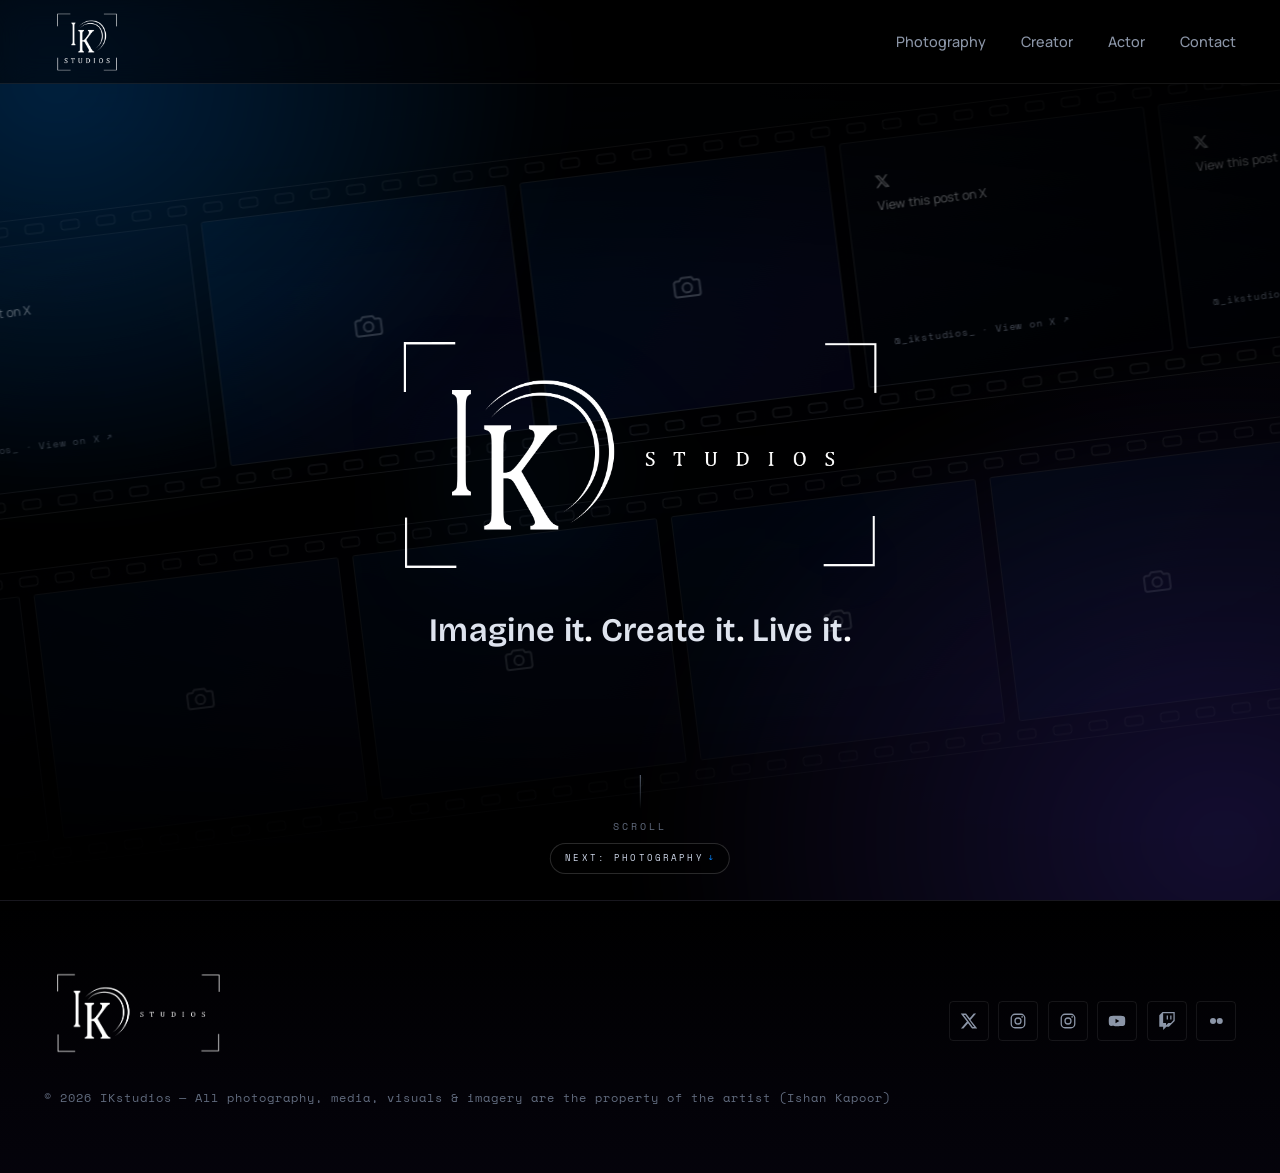
<file: index.html>
<!DOCTYPE html>
<html lang="en">
<head>
<meta charset="UTF-8">
<meta name="viewport" content="width=device-width, initial-scale=1">
<title>IKstudios</title>
<meta name="description" content="IKstudios is the creative filmmmaking & photography brand of Ishan Kapoor.">
<link rel="icon" href="data:image/svg+xml,%3Csvg xmlns='http://www.w3.org/2000/svg' viewBox='0 0 32 32'%3E%3Crect width='32' height='32' rx='7' fill='%23000'/%3E%3Ctext x='16' y='22' font-family='Arial' font-size='15' font-weight='bold' fill='%230084ff' text-anchor='middle'%3EIK%3C/text%3E%3C/svg%3E">
<link rel="preconnect" href="https://fonts.googleapis.com">
<link rel="preconnect" href="https://fonts.gstatic.com" crossorigin>
<link href="https://fonts.googleapis.com/css2?family=Bricolage+Grotesque:opsz,wght@12..96,600;12..96,700;12..96,800&family=Manrope:wght@400;500;600;700&family=Space+Mono:wght@400;700&display=swap" rel="stylesheet">
<link rel="stylesheet" href="assets/css/styles.css">
</head>
<body>

<!-- ============ NAV ============ -->
<header class="nav">
  <div class="nav__inner">
    <a class="brand" href="index.html" aria-label="IKstudios home">
      <img class="brand__logo" src="assets/img/logo-mark.png" alt="IKstudios">
    </a>
    <nav class="nav__links" aria-label="Primary">
      <a href="about.html" data-page="about.html">Photography</a>
      <a href="creator.html" data-page="creator.html">Creator</a>
      <a href="actor.html" data-page="actor.html">Actor</a>
      <a href="contact.html" data-page="contact.html">Contact</a>
    </nav>
  </div>
</header>

<!-- ============ HERO ============ -->
<main>
<section class="hero">
  <!-- moving film reels (photos injected by filmreel.js) -->
  <div class="hero__bg" aria-hidden="true">
    <div class="reel reel--top" data-reel="mix"></div>
    <div class="reel reel--bot" data-reel="mix"></div>
  </div>
  <div class="hero__leak" aria-hidden="true"></div>
  <div class="hero__scrim" aria-hidden="true"></div>

  <div class="hero__content">
    <!-- Brand lockup -->
    <div class="hero__logo"><img src="assets/img/logo.png" alt="IKstudios"></div>

    <h1 class="tagline">Imagine it<span class="dot">.</span> Create it<span class="dot">.</span> Live it<span class="dot">.</span></h1>
  </div>

  <a class="scrollcue" href="about.html" aria-label="Scroll down for the next page: Photography"><span aria-hidden="true"></span>Scroll<em aria-hidden="true">Next: Photography <i>&darr;</i></em></a>
</section>
</main>

<!-- ============ FOOTER ============ -->
<footer class="footer">
  <div class="wrap footer__inner">
    <div>
      <img class="footer__logo" src="assets/img/logo.png" alt="IKstudios">
    </div>
    <nav class="socials" aria-label="Social links">
      <a href="https://x.com/_ikstudios_" target="_blank" rel="noopener" aria-label="X"><svg viewBox="0 0 24 24" fill="currentColor"><path d="M18.24 2H21.5l-7.5 8.57L23 22h-6.9l-5.4-7.06L4.5 22H1.24l8.02-9.17L1 2h7.08l4.88 6.45L18.24 2Zm-1.2 18h1.9L7.05 3.9H5.02l12.02 16.1Z"/></svg></a>
      <a href="https://www.instagram.com/_ikstudios_/" target="_blank" rel="noopener" aria-label="Instagram — Photography" title="Instagram — Photography"><svg viewBox="0 0 24 24" fill="none" stroke="currentColor" stroke-width="1.7"><rect x="3" y="3" width="18" height="18" rx="5"/><circle cx="12" cy="12" r="4"/><circle cx="17.5" cy="6.5" r="1.1" fill="currentColor" stroke="none"/></svg></a>
      <a href="https://www.instagram.com/litshan_ishan/" target="_blank" rel="noopener" aria-label="Instagram — Personal" title="Instagram — Personal"><svg viewBox="0 0 24 24" fill="none" stroke="currentColor" stroke-width="1.7"><rect x="3" y="3" width="18" height="18" rx="5"/><circle cx="12" cy="12" r="4"/><circle cx="17.5" cy="6.5" r="1.1" fill="currentColor" stroke="none"/></svg></a>
      <a href="https://www.youtube.com/@ikstudios23" target="_blank" rel="noopener" aria-label="YouTube"><svg viewBox="0 0 24 24" fill="currentColor"><path d="M23 12s0-3.2-.4-4.7a2.5 2.5 0 0 0-1.76-1.77C19.28 5 12 5 12 5s-7.28 0-8.84.53A2.5 2.5 0 0 0 1.4 7.3C1 8.8 1 12 1 12s0 3.2.4 4.7a2.5 2.5 0 0 0 1.76 1.77C4.72 19 12 19 12 19s7.28 0 8.84-.53a2.5 2.5 0 0 0 1.76-1.77C23 15.2 23 12 23 12Zm-13 3V9l5.2 3L10 15Z"/></svg></a>
      <a href="https://www.twitch.tv/vtkrrishblaze" target="_blank" rel="noopener" aria-label="Twitch" title="Twitch"><svg viewBox="0 0 24 24" fill="currentColor"><path d="M11.571 4.714h1.715v5.143H11.57zm4.715 0H18v5.143h-1.714zM6 0L1.714 4.286v15.428h5.143V24l4.286-4.286h3.428L22.286 12V0zm14.571 11.143l-3.428 3.428h-3.429l-3 3v-3H6.857V1.714h13.714Z"/></svg></a>
      <a href="https://www.flickr.com/people/vtkrrishblazephotography/" target="_blank" rel="noopener" aria-label="Flickr"><svg viewBox="0 0 24 24" fill="currentColor"><circle cx="8" cy="12" r="4"/><circle cx="17" cy="12" r="4"/></svg></a>
    </nav>
    <div class="footer__legal">© <span data-year>2026</span> IKstudios — All photography, media, visuals &amp; imagery are the property of the artist (Ishan Kapoor)</div>
  </div>
</footer>

<script src="assets/js/config.js"></script>
<script src="assets/js/flickr-snapshot.js"></script>
<script src="assets/js/drift.js"></script>
<script src="assets/js/filmreel.js"></script>
<script src="assets/js/main.js"></script>
</body>
</html>
</file>
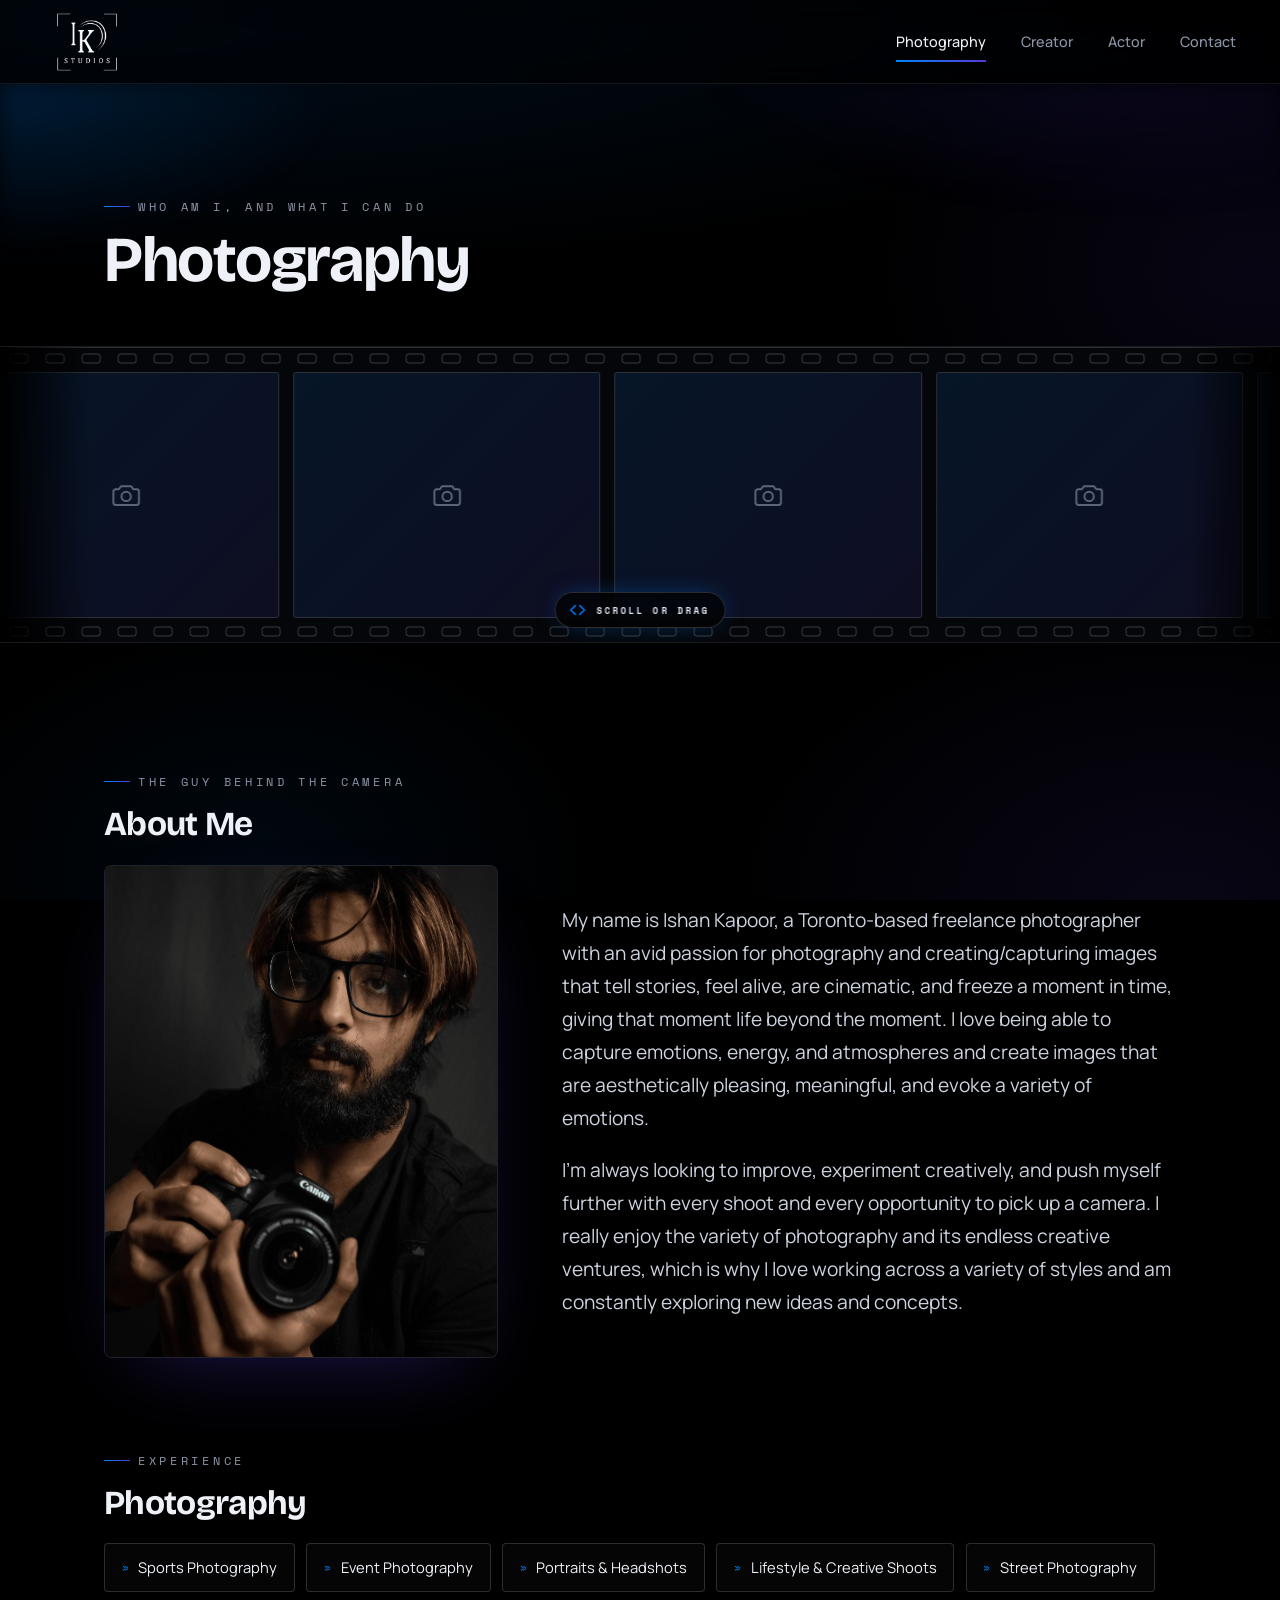
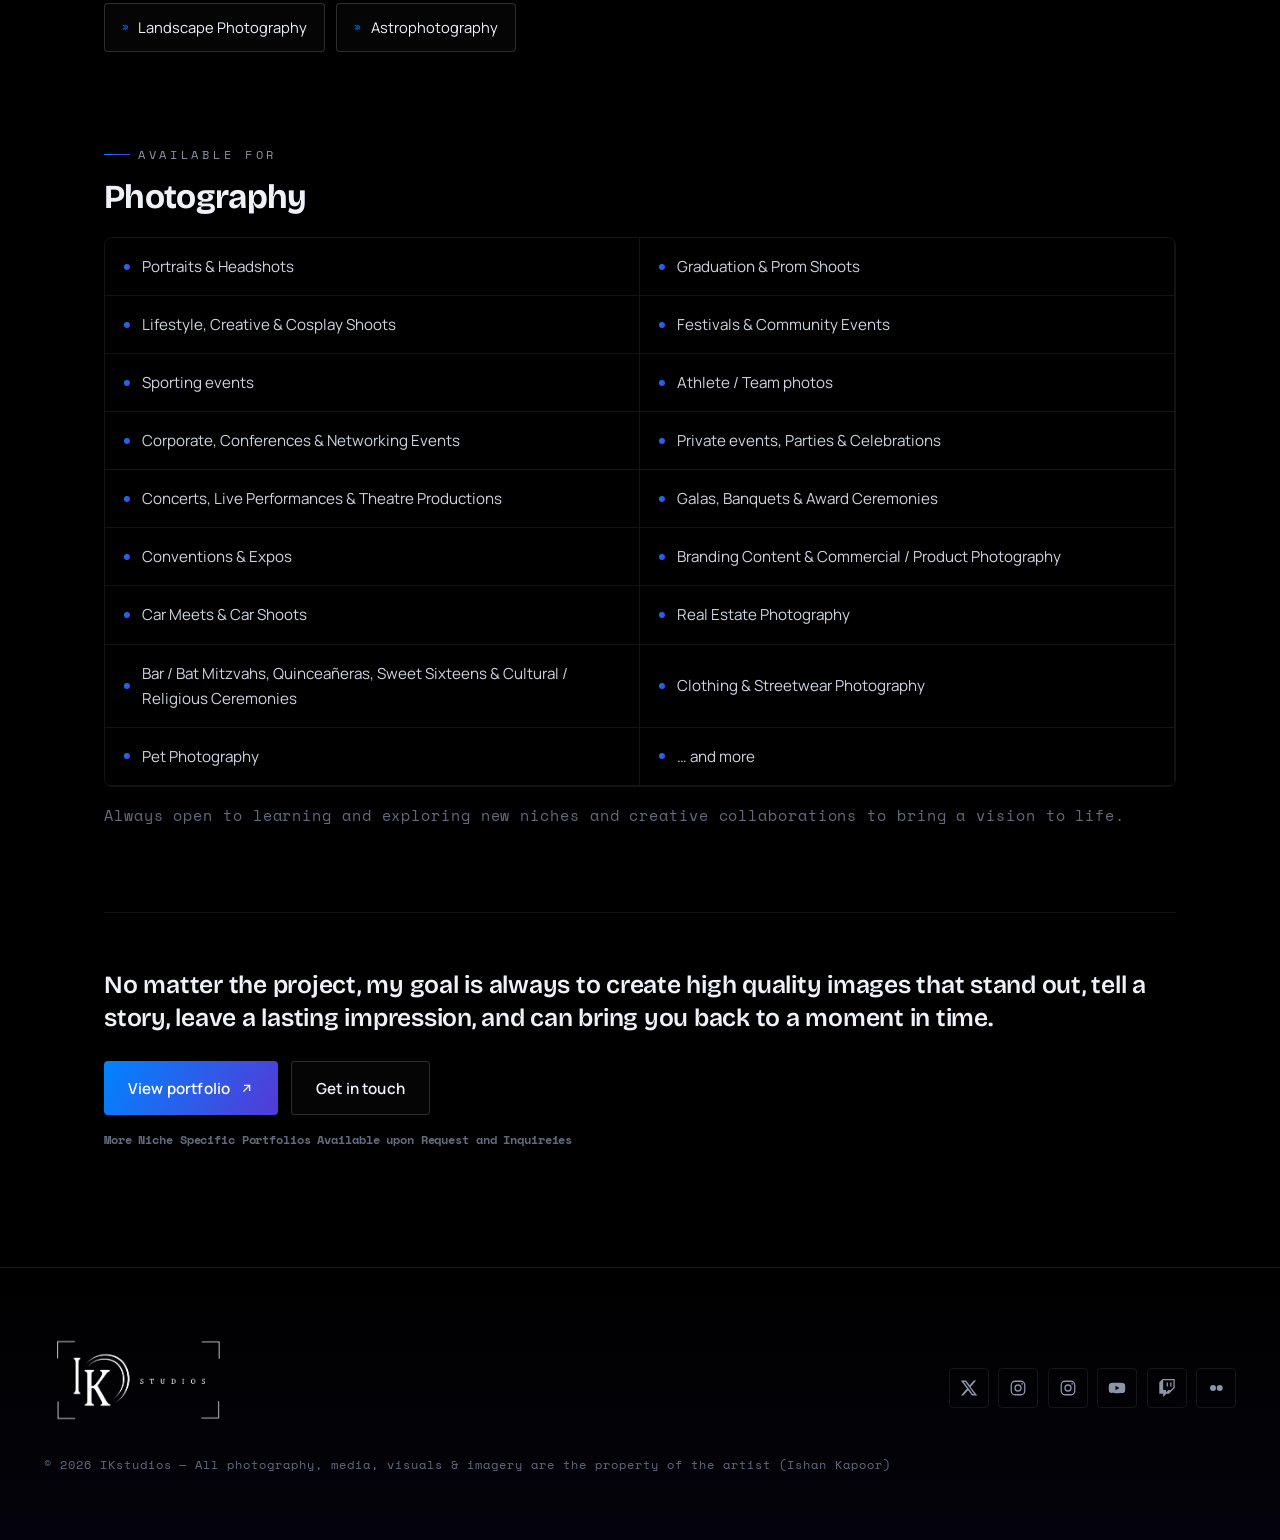
<file: about.html>
<!DOCTYPE html>
<html lang="en">
<head>
<meta charset="UTF-8">
<meta name="viewport" content="width=device-width, initial-scale=1">
<title>Photography — IKstudios</title>
<meta name="description" content="Ishan Kapoor is a Toronto-based freelance photographer creating cinematic images across sports, events, portraits, street, landscape and astrophotography.">
<link rel="icon" href="data:image/svg+xml,%3Csvg xmlns='http://www.w3.org/2000/svg' viewBox='0 0 32 32'%3E%3Crect width='32' height='32' rx='7' fill='%23000'/%3E%3Ctext x='16' y='22' font-family='Arial' font-size='15' font-weight='bold' fill='%230084ff' text-anchor='middle'%3EIK%3C/text%3E%3C/svg%3E">
<link rel="preconnect" href="https://fonts.googleapis.com">
<link rel="preconnect" href="https://fonts.gstatic.com" crossorigin>
<link href="https://fonts.googleapis.com/css2?family=Bricolage+Grotesque:opsz,wght@12..96,600;12..96,700;12..96,800&family=Manrope:wght@400;500;600;700&family=Space+Mono:wght@400;700&display=swap" rel="stylesheet">
<link rel="stylesheet" href="assets/css/styles.css">
</head>
<body>

<!-- ============ NAV ============ -->
<header class="nav">
  <div class="nav__inner">
    <a class="brand" href="index.html" aria-label="IKstudios home">
      <img class="brand__logo" src="assets/img/logo-mark.png" alt="IKstudios">
    </a>
    <nav class="nav__links" aria-label="Primary">
      <a href="about.html" data-page="about.html">Photography</a>
      <a href="creator.html" data-page="creator.html">Creator</a>
      <a href="actor.html" data-page="actor.html">Actor</a>
      <a href="contact.html" data-page="contact.html">Contact</a>
    </nav>
  </div>
</header>

<main class="page">

  <!-- ============ HEADER ============ -->
  <section class="pagehead">
    <div class="pagehead__leak" aria-hidden="true"></div>
    <div class="wrap">
      <span class="eyebrow">Who am I, and what I can do</span>
      <h1>Photography</h1>
    </div>
  </section>

  <div class="reelband" aria-hidden="true"><div class="reel reel--band" data-reel></div></div>

  <!-- ============ INTRO ============ -->
  <section class="section">
    <div class="wrap">
      <div class="about__head reveal">
        <span class="eyebrow">The guy behind the camera</span>
        <h2 style="margin-top:1rem">About Me</h2>
      </div>

      <div class="about__intro">
        <!-- ============ INTRO ============ -->
        <figure class="about__photo reveal">
          <img src="assets/img/about.jpg" alt="Ishan Kapoor,  photographer, holding a camera">
        </figure>

        <div class="prose reveal">
          <p>My name is Ishan Kapoor, a Toronto-based freelance photographer with an avid passion for photography and creating/capturing images that tell stories, feel alive, are cinematic, and freeze a moment in time, giving that moment life beyond the moment. I love being able to capture emotions, energy, and atmospheres and create images that are aesthetically pleasing, meaningful, and evoke a variety of emotions.</p>
          <p>I'm always looking to improve, experiment creatively, and push myself further with every shoot and every opportunity to pick up a camera. I really enjoy the variety of photography and its endless creative ventures, which is why I love working across a variety of styles and am constantly exploring new ideas and concepts.</p>
        </div>
      </div>

      <!-- ============ SPECIALTIES ============ -->
      <div class="specialties reveal">
        <span class="eyebrow">Experience</span>
        <h2 style="margin-top:1rem">Photography</h2>
        <div class="chips">
          <span class="chip"><span class="n">&raquo;</span> Sports Photography</span>
          <span class="chip"><span class="n">&raquo;</span> Event Photography</span>
          <span class="chip"><span class="n">&raquo;</span> Portraits &amp; Headshots</span>
          <span class="chip"><span class="n">&raquo;</span> Lifestyle &amp; Creative Shoots</span>
          <span class="chip"><span class="n">&raquo;</span> Street Photography</span>
          <span class="chip"><span class="n">&raquo;</span> Landscape Photography</span>
          <span class="chip"><span class="n">&raquo;</span> Astrophotography</span>
        </div>
      </div>

      <!-- ============ SERVICES ============ -->
      <div class="services reveal">
        <span class="eyebrow">Available for</span>
        <h2 style="margin-top:1rem">Photography</h2>
        <ul class="services__grid">
          <li>Portraits &amp; Headshots</li>
          <li>Graduation &amp; Prom Shoots</li>
          <li>Lifestyle, Creative &amp; Cosplay Shoots</li>
          <li>Festivals &amp; Community Events</li>
          <li>Sporting events</li>
          <li>Athlete / Team photos</li>
          <li>Corporate, Conferences &amp; Networking Events</li>
          <li>Private events, Parties &amp; Celebrations</li>
          <li>Concerts, Live Performances &amp; Theatre Productions</li>
          <li>Galas, Banquets &amp; Award Ceremonies</li>
          <li>Conventions &amp; Expos</li>
          <li>Branding Content &amp; Commercial / Product Photography</li>
          <li>Car Meets &amp; Car Shoots</li>
          <li>Real Estate Photography</li>
          <li>Bar / Bat Mitzvahs, Quinceañeras, Sweet Sixteens &amp; Cultural / Religious Ceremonies</li>
          <li>Clothing &amp; Streetwear Photography</li>
          <li>Pet Photography</li>
          <li>… and more</li>
        </ul>
        <p class="services__note">Always open to learning and exploring new niches and creative collaborations to bring a vision to life.</p>
      </div>

      <!-- ============ CLOSING ============ -->
      <div class="about__closing reveal">
        <p>No matter the project, my goal is always to create high quality images that stand out, tell a story, leave a lasting impression, and can bring you back to a moment in time.</p>
        <div class="cta">
          <a class="btn btn--primary" href="https://www.flickr.com/photos/vtkrrishblazephotography/albums" target="_blank" rel="noopener">
            View portfolio
            <svg viewBox="0 0 24 24" fill="none" stroke="currentColor" stroke-width="2"><path d="M7 17 17 7M8 7h9v9"/></svg>
          </a>
          <a class="btn btn--ghost" href="contact.html">Get in touch</a>
        </div>
        <p class="small">More Niche Specific Portfolios Available upon Request and Inquireies</p>
      </div>
    </div>
  </section>
</main>

<!-- ============ FOOTER ============ -->
<footer class="footer">
  <div class="wrap footer__inner">
    <div>
      <img class="footer__logo" src="assets/img/logo.png" alt="IKstudios">
    </div>
    <nav class="socials" aria-label="Social links">
      <a href="https://x.com/_ikstudios_" target="_blank" rel="noopener" aria-label="X"><svg viewBox="0 0 24 24" fill="currentColor"><path d="M18.24 2H21.5l-7.5 8.57L23 22h-6.9l-5.4-7.06L4.5 22H1.24l8.02-9.17L1 2h7.08l4.88 6.45L18.24 2Zm-1.2 18h1.9L7.05 3.9H5.02l12.02 16.1Z"/></svg></a>
      <a href="https://www.instagram.com/_ikstudios_/" target="_blank" rel="noopener" aria-label="Instagram — Photography" title="Instagram — Photography"><svg viewBox="0 0 24 24" fill="none" stroke="currentColor" stroke-width="1.7"><rect x="3" y="3" width="18" height="18" rx="5"/><circle cx="12" cy="12" r="4"/><circle cx="17.5" cy="6.5" r="1.1" fill="currentColor" stroke="none"/></svg></a>
      <a href="https://www.instagram.com/litshan_ishan/" target="_blank" rel="noopener" aria-label="Instagram — Personal" title="Instagram — Personal"><svg viewBox="0 0 24 24" fill="none" stroke="currentColor" stroke-width="1.7"><rect x="3" y="3" width="18" height="18" rx="5"/><circle cx="12" cy="12" r="4"/><circle cx="17.5" cy="6.5" r="1.1" fill="currentColor" stroke="none"/></svg></a>
      <a href="https://www.youtube.com/@ikstudios23" target="_blank" rel="noopener" aria-label="YouTube"><svg viewBox="0 0 24 24" fill="currentColor"><path d="M23 12s0-3.2-.4-4.7a2.5 2.5 0 0 0-1.76-1.77C19.28 5 12 5 12 5s-7.28 0-8.84.53A2.5 2.5 0 0 0 1.4 7.3C1 8.8 1 12 1 12s0 3.2.4 4.7a2.5 2.5 0 0 0 1.76 1.77C4.72 19 12 19 12 19s7.28 0 8.84-.53a2.5 2.5 0 0 0 1.76-1.77C23 15.2 23 12 23 12Zm-13 3V9l5.2 3L10 15Z"/></svg></a>
      <a href="https://www.twitch.tv/vtkrrishblaze" target="_blank" rel="noopener" aria-label="Twitch" title="Twitch"><svg viewBox="0 0 24 24" fill="currentColor"><path d="M11.571 4.714h1.715v5.143H11.57zm4.715 0H18v5.143h-1.714zM6 0L1.714 4.286v15.428h5.143V24l4.286-4.286h3.428L22.286 12V0zm14.571 11.143l-3.428 3.428h-3.429l-3 3v-3H6.857V1.714h13.714Z"/></svg></a>
      <a href="https://www.flickr.com/people/vtkrrishblazephotography/" target="_blank" rel="noopener" aria-label="Flickr"><svg viewBox="0 0 24 24" fill="currentColor"><circle cx="8" cy="12" r="4"/><circle cx="17" cy="12" r="4"/></svg></a>
    </nav>
    <div class="footer__legal">© <span data-year>2026</span> IKstudios — All photography, media, visuals &amp; imagery are the property of the artist (Ishan Kapoor)</div>
  </div>
</footer>

<script src="assets/js/config.js"></script>
<script src="assets/js/flickr-snapshot.js"></script>
<script src="assets/js/drift.js"></script>
<script src="assets/js/filmreel.js"></script>
<script src="assets/js/main.js"></script>
</body>
</html>
</file>
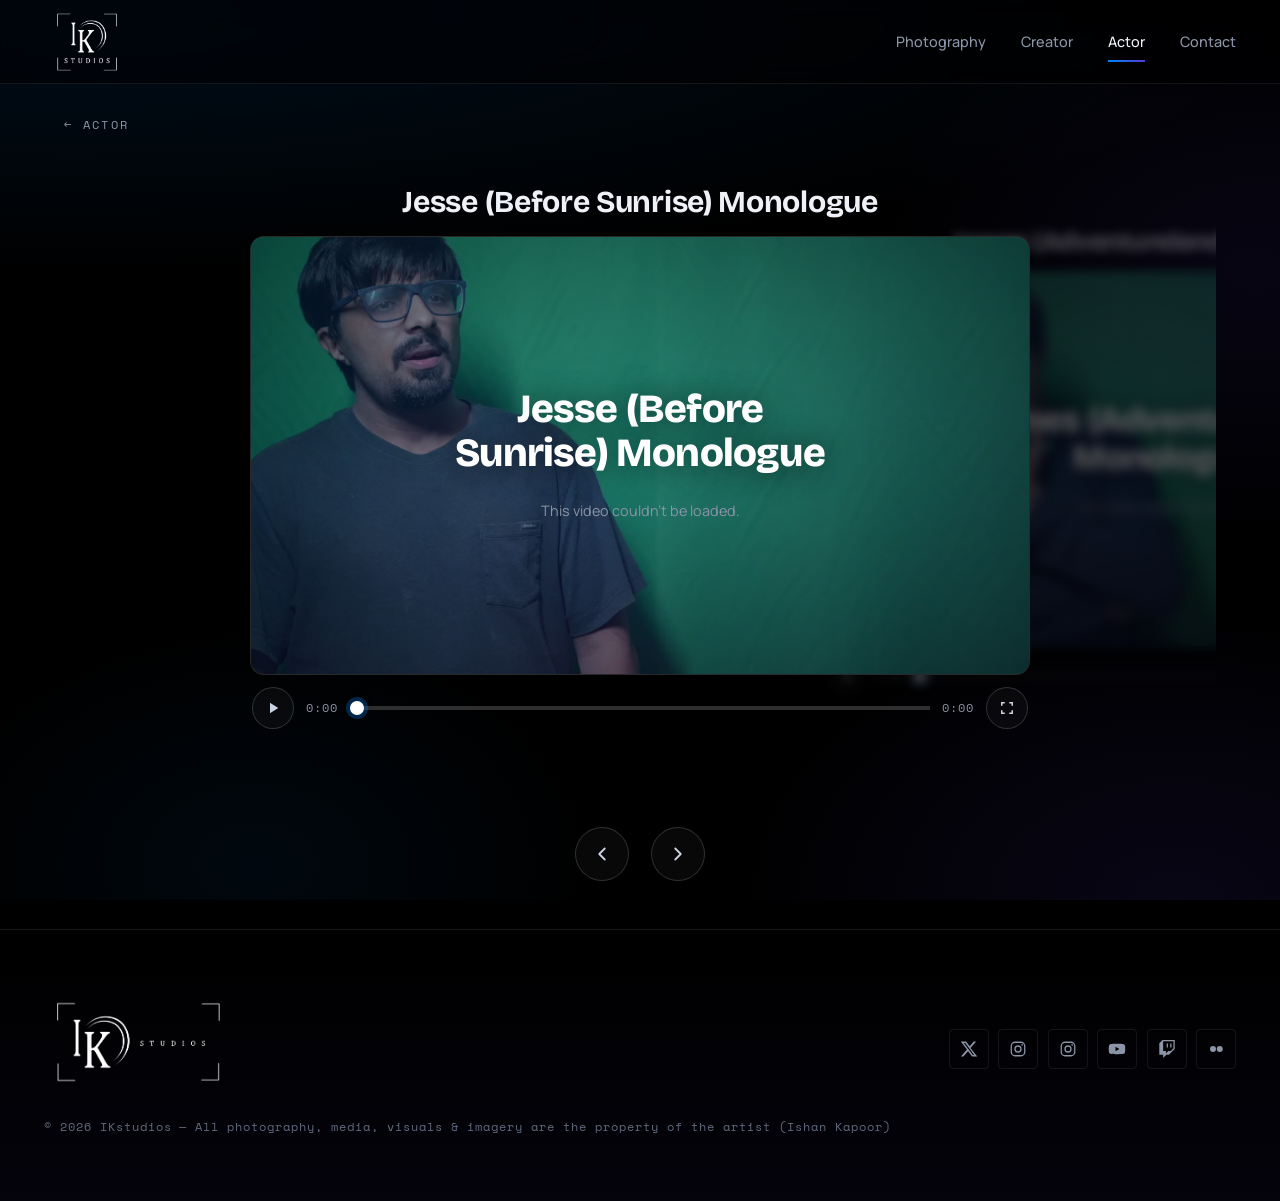
<file: acting-reel.html>
<!DOCTYPE html>
<html lang="en">
<head>
<meta charset="UTF-8">
<meta name="viewport" content="width=device-width, initial-scale=1">
<title>Actor Demo Reel — IKstudios</title>
<meta name="description" content="Acting demo reels by Ishan Kapoor.">
<link rel="icon" href="data:image/svg+xml,%3Csvg xmlns='http://www.w3.org/2000/svg' viewBox='0 0 32 32'%3E%3Crect width='32' height='32' rx='7' fill='%23000'/%3E%3Ctext x='16' y='22' font-family='Arial' font-size='15' font-weight='bold' fill='%230084ff' text-anchor='middle'%3EIK%3C/text%3E%3C/svg%3E">
<link rel="preconnect" href="https://fonts.googleapis.com">
<link rel="preconnect" href="https://fonts.gstatic.com" crossorigin>
<link href="https://fonts.googleapis.com/css2?family=Bricolage+Grotesque:opsz,wght@12..96,600;12..96,700;12..96,800&family=Manrope:wght@400;500;600;700&family=Space+Mono:wght@400;700&display=swap" rel="stylesheet">
<link rel="stylesheet" href="assets/css/styles.css">
</head>
<body>

<!-- ============ NAV ============ -->
<header class="nav">
  <div class="nav__inner">
    <a class="brand" href="index.html" aria-label="IKstudios home">
      <img class="brand__logo" src="assets/img/logo-mark.png" alt="IKstudios">
    </a>
    <nav class="nav__links" aria-label="Primary">
      <a href="about.html" data-page="about.html">Photography</a>
      <a href="creator.html" data-page="creator.html">Creator</a>
      <a href="actor.html" data-page="actor.html">Actor</a>
      <a href="contact.html" data-page="contact.html">Contact</a>
    </nav>
  </div>
</header>

<main class="page apage">
  <div class="awrap">
    <a class="back mono" href="actor.html">&larr; Actor</a>
    <div class="astage"><div class="astack" id="astack" aria-live="polite"></div></div>
    <div class="aarrows" role="group" aria-label="Browse reels">
      <button type="button" class="arrow" id="aprev" aria-label="Previous reel"><svg viewBox="0 0 24 24" fill="none" stroke="currentColor" stroke-width="2" stroke-linecap="round" stroke-linejoin="round" aria-hidden="true"><path d="m15 6-6 6 6 6"/></svg></button>
      <button type="button" class="arrow" id="anext" aria-label="Next reel"><svg viewBox="0 0 24 24" fill="none" stroke="currentColor" stroke-width="2" stroke-linecap="round" stroke-linejoin="round" aria-hidden="true"><path d="m9 6 6 6-6 6"/></svg></button>
    </div>
  </div>
</main>

<!-- ============ FOOTER ============ -->
<footer class="footer">
  <div class="wrap footer__inner">
    <div>
      <img class="footer__logo" src="assets/img/logo.png" alt="IKstudios">
    </div>
    <nav class="socials" aria-label="Social links">
      <a href="https://x.com/_ikstudios_" target="_blank" rel="noopener" aria-label="X"><svg viewBox="0 0 24 24" fill="currentColor"><path d="M18.24 2H21.5l-7.5 8.57L23 22h-6.9l-5.4-7.06L4.5 22H1.24l8.02-9.17L1 2h7.08l4.88 6.45L18.24 2Zm-1.2 18h1.9L7.05 3.9H5.02l12.02 16.1Z"/></svg></a>
      <a href="https://www.instagram.com/_ikstudios_/" target="_blank" rel="noopener" aria-label="Instagram — Photography" title="Instagram — Photography"><svg viewBox="0 0 24 24" fill="none" stroke="currentColor" stroke-width="1.7"><rect x="3" y="3" width="18" height="18" rx="5"/><circle cx="12" cy="12" r="4"/><circle cx="17.5" cy="6.5" r="1.1" fill="currentColor" stroke="none"/></svg></a>
      <a href="https://www.instagram.com/litshan_ishan/" target="_blank" rel="noopener" aria-label="Instagram — Personal" title="Instagram — Personal"><svg viewBox="0 0 24 24" fill="none" stroke="currentColor" stroke-width="1.7"><rect x="3" y="3" width="18" height="18" rx="5"/><circle cx="12" cy="12" r="4"/><circle cx="17.5" cy="6.5" r="1.1" fill="currentColor" stroke="none"/></svg></a>
      <a href="https://www.youtube.com/@ikstudios23" target="_blank" rel="noopener" aria-label="YouTube"><svg viewBox="0 0 24 24" fill="currentColor"><path d="M23 12s0-3.2-.4-4.7a2.5 2.5 0 0 0-1.76-1.77C19.28 5 12 5 12 5s-7.28 0-8.84.53A2.5 2.5 0 0 0 1.4 7.3C1 8.8 1 12 1 12s0 3.2.4 4.7a2.5 2.5 0 0 0 1.76 1.77C4.72 19 12 19 12 19s7.28 0 8.84-.53a2.5 2.5 0 0 0 1.76-1.77C23 15.2 23 12 23 12Zm-13 3V9l5.2 3L10 15Z"/></svg></a>
      <a href="https://www.twitch.tv/vtkrrishblaze" target="_blank" rel="noopener" aria-label="Twitch" title="Twitch"><svg viewBox="0 0 24 24" fill="currentColor"><path d="M11.571 4.714h1.715v5.143H11.57zm4.715 0H18v5.143h-1.714zM6 0L1.714 4.286v15.428h5.143V24l4.286-4.286h3.428L22.286 12V0zm14.571 11.143l-3.428 3.428h-3.429l-3 3v-3H6.857V1.714h13.714Z"/></svg></a>
      <a href="https://www.flickr.com/people/vtkrrishblazephotography/" target="_blank" rel="noopener" aria-label="Flickr"><svg viewBox="0 0 24 24" fill="currentColor"><circle cx="8" cy="12" r="4"/><circle cx="17" cy="12" r="4"/></svg></a>
    </nav>
    <div class="footer__legal">© <span data-year>2026</span> IKstudios — All photography, media, visuals &amp; imagery are the property of the artist (Ishan Kapoor)</div>
  </div>
</footer>

<script src="assets/js/config.js"></script>
<script src="assets/js/carousel.js"></script>
<script src="assets/js/acting-reel.js"></script>
<script src="assets/js/main.js"></script>
</body>
</html>
</file>
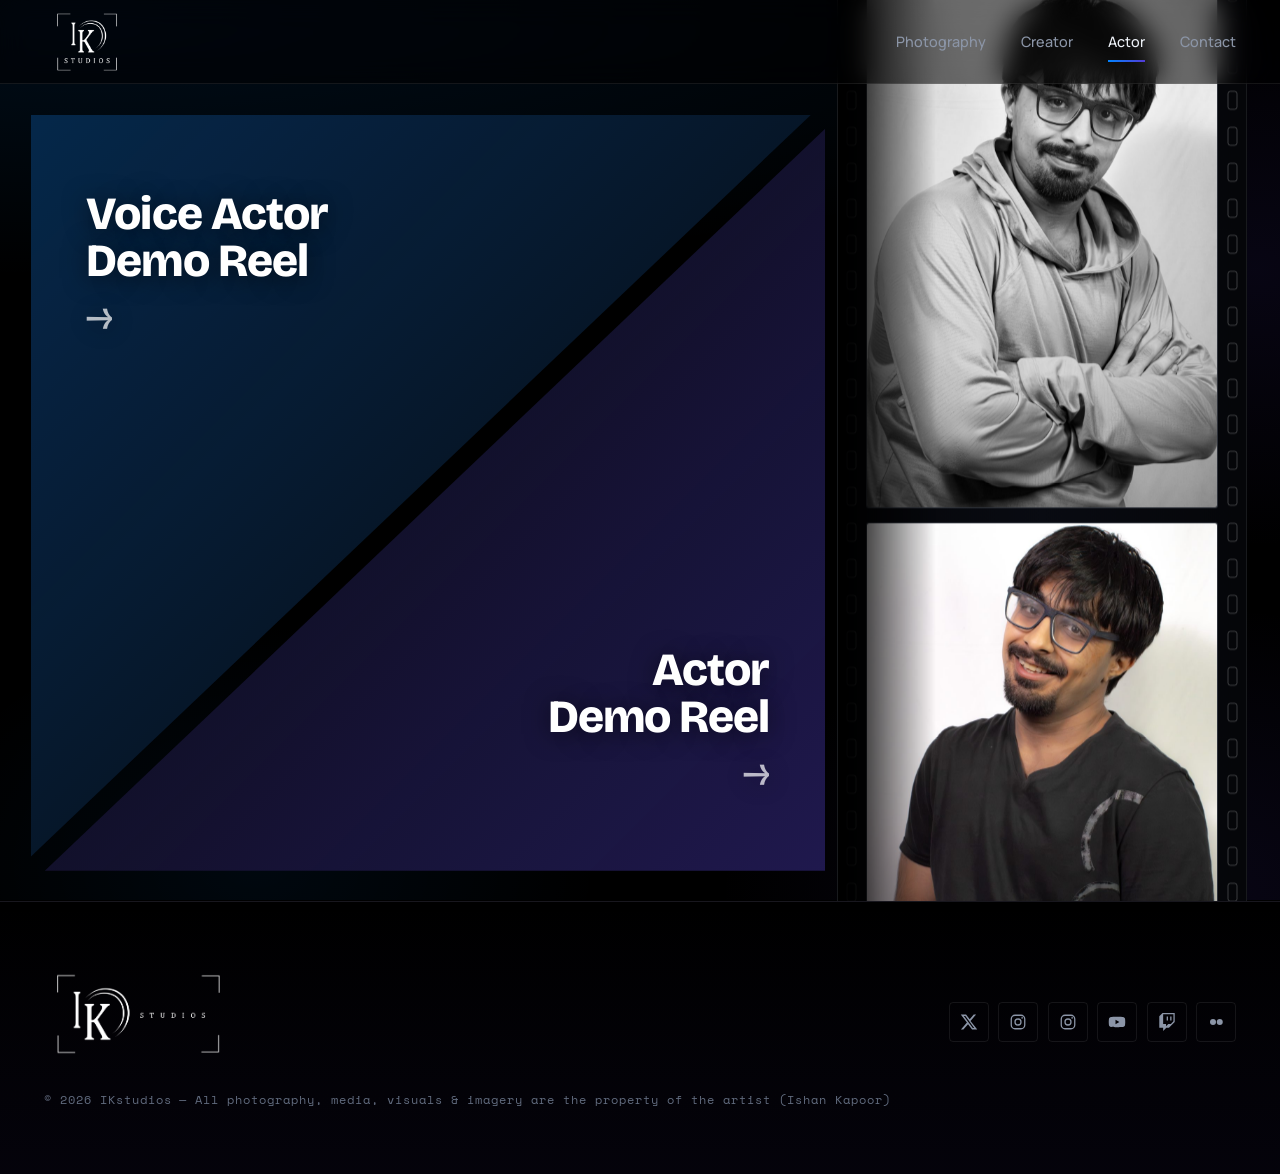
<file: actor.html>
<!DOCTYPE html>
<html lang="en">
<head>
<meta charset="UTF-8">
<meta name="viewport" content="width=device-width, initial-scale=1">
<title>Actor — IKstudios</title>
<meta name="description" content="Actor and voice actor demo reels by Ishan Kapoor.">
<link rel="icon" href="data:image/svg+xml,%3Csvg xmlns='http://www.w3.org/2000/svg' viewBox='0 0 32 32'%3E%3Crect width='32' height='32' rx='7' fill='%23000'/%3E%3Ctext x='16' y='22' font-family='Arial' font-size='15' font-weight='bold' fill='%230084ff' text-anchor='middle'%3EIK%3C/text%3E%3C/svg%3E">
<link rel="preconnect" href="https://fonts.googleapis.com">
<link rel="preconnect" href="https://fonts.gstatic.com" crossorigin>
<link href="https://fonts.googleapis.com/css2?family=Bricolage+Grotesque:opsz,wght@12..96,600;12..96,700;12..96,800&family=Manrope:wght@400;500;600;700&family=Space+Mono:wght@400;700&display=swap" rel="stylesheet">
<link rel="stylesheet" href="assets/css/styles.css">
</head>
<body>

<!-- ============ NAV ============ -->
<header class="nav">
  <div class="nav__inner">
    <a class="brand" href="index.html" aria-label="IKstudios home">
      <img class="brand__logo" src="assets/img/logo-mark.png" alt="IKstudios">
    </a>
    <nav class="nav__links" aria-label="Primary">
      <a href="about.html" data-page="about.html">Photography</a>
      <a href="creator.html" data-page="creator.html">Creator</a>
      <a href="actor.html" data-page="actor.html">Actor</a>
      <a href="contact.html" data-page="contact.html">Contact</a>
    </nav>
  </div>
</header>

<main class="page creator actor">
  <aside class="cside" aria-label="Headshots"><div class="reel reel--v reel--portrait" id="headshots"></div></aside>
  <section class="asplit" aria-label="Demo reels">
    <div class="tri tri--a"><a class="tri__face" href="voice-reel.html"><span class="tri__label">Voice Actor<br>Demo Reel<i aria-hidden="true">&rarr;</i></span></a></div>
    <div class="tri tri--b"><a class="tri__face" href="acting-reel.html"><span class="tri__label">Actor<br>Demo Reel<i aria-hidden="true">&rarr;</i></span></a></div>
  </section>
</main>

<!-- ============ FOOTER ============ -->
<footer class="footer">
  <div class="wrap footer__inner">
    <div>
      <img class="footer__logo" src="assets/img/logo.png" alt="IKstudios">
    </div>
    <nav class="socials" aria-label="Social links">
      <a href="https://x.com/_ikstudios_" target="_blank" rel="noopener" aria-label="X"><svg viewBox="0 0 24 24" fill="currentColor"><path d="M18.24 2H21.5l-7.5 8.57L23 22h-6.9l-5.4-7.06L4.5 22H1.24l8.02-9.17L1 2h7.08l4.88 6.45L18.24 2Zm-1.2 18h1.9L7.05 3.9H5.02l12.02 16.1Z"/></svg></a>
      <a href="https://www.instagram.com/_ikstudios_/" target="_blank" rel="noopener" aria-label="Instagram — Photography" title="Instagram — Photography"><svg viewBox="0 0 24 24" fill="none" stroke="currentColor" stroke-width="1.7"><rect x="3" y="3" width="18" height="18" rx="5"/><circle cx="12" cy="12" r="4"/><circle cx="17.5" cy="6.5" r="1.1" fill="currentColor" stroke="none"/></svg></a>
      <a href="https://www.instagram.com/litshan_ishan/" target="_blank" rel="noopener" aria-label="Instagram — Personal" title="Instagram — Personal"><svg viewBox="0 0 24 24" fill="none" stroke="currentColor" stroke-width="1.7"><rect x="3" y="3" width="18" height="18" rx="5"/><circle cx="12" cy="12" r="4"/><circle cx="17.5" cy="6.5" r="1.1" fill="currentColor" stroke="none"/></svg></a>
      <a href="https://www.youtube.com/@ikstudios23" target="_blank" rel="noopener" aria-label="YouTube"><svg viewBox="0 0 24 24" fill="currentColor"><path d="M23 12s0-3.2-.4-4.7a2.5 2.5 0 0 0-1.76-1.77C19.28 5 12 5 12 5s-7.28 0-8.84.53A2.5 2.5 0 0 0 1.4 7.3C1 8.8 1 12 1 12s0 3.2.4 4.7a2.5 2.5 0 0 0 1.76 1.77C4.72 19 12 19 12 19s7.28 0 8.84-.53a2.5 2.5 0 0 0 1.76-1.77C23 15.2 23 12 23 12Zm-13 3V9l5.2 3L10 15Z"/></svg></a>
      <a href="https://www.twitch.tv/vtkrrishblaze" target="_blank" rel="noopener" aria-label="Twitch" title="Twitch"><svg viewBox="0 0 24 24" fill="currentColor"><path d="M11.571 4.714h1.715v5.143H11.57zm4.715 0H18v5.143h-1.714zM6 0L1.714 4.286v15.428h5.143V24l4.286-4.286h3.428L22.286 12V0zm14.571 11.143l-3.428 3.428h-3.429l-3 3v-3H6.857V1.714h13.714Z"/></svg></a>
      <a href="https://www.flickr.com/people/vtkrrishblazephotography/" target="_blank" rel="noopener" aria-label="Flickr"><svg viewBox="0 0 24 24" fill="currentColor"><circle cx="8" cy="12" r="4"/><circle cx="17" cy="12" r="4"/></svg></a>
    </nav>
    <div class="footer__legal">© <span data-year>2026</span> IKstudios — All photography, media, visuals &amp; imagery are the property of the artist (Ishan Kapoor)</div>
  </div>
</footer>

<script src="assets/js/config.js"></script>
<script src="assets/js/drift.js"></script>
<script src="assets/js/actor.js"></script>
<script src="assets/js/main.js"></script>
</body>
</html>
</file>
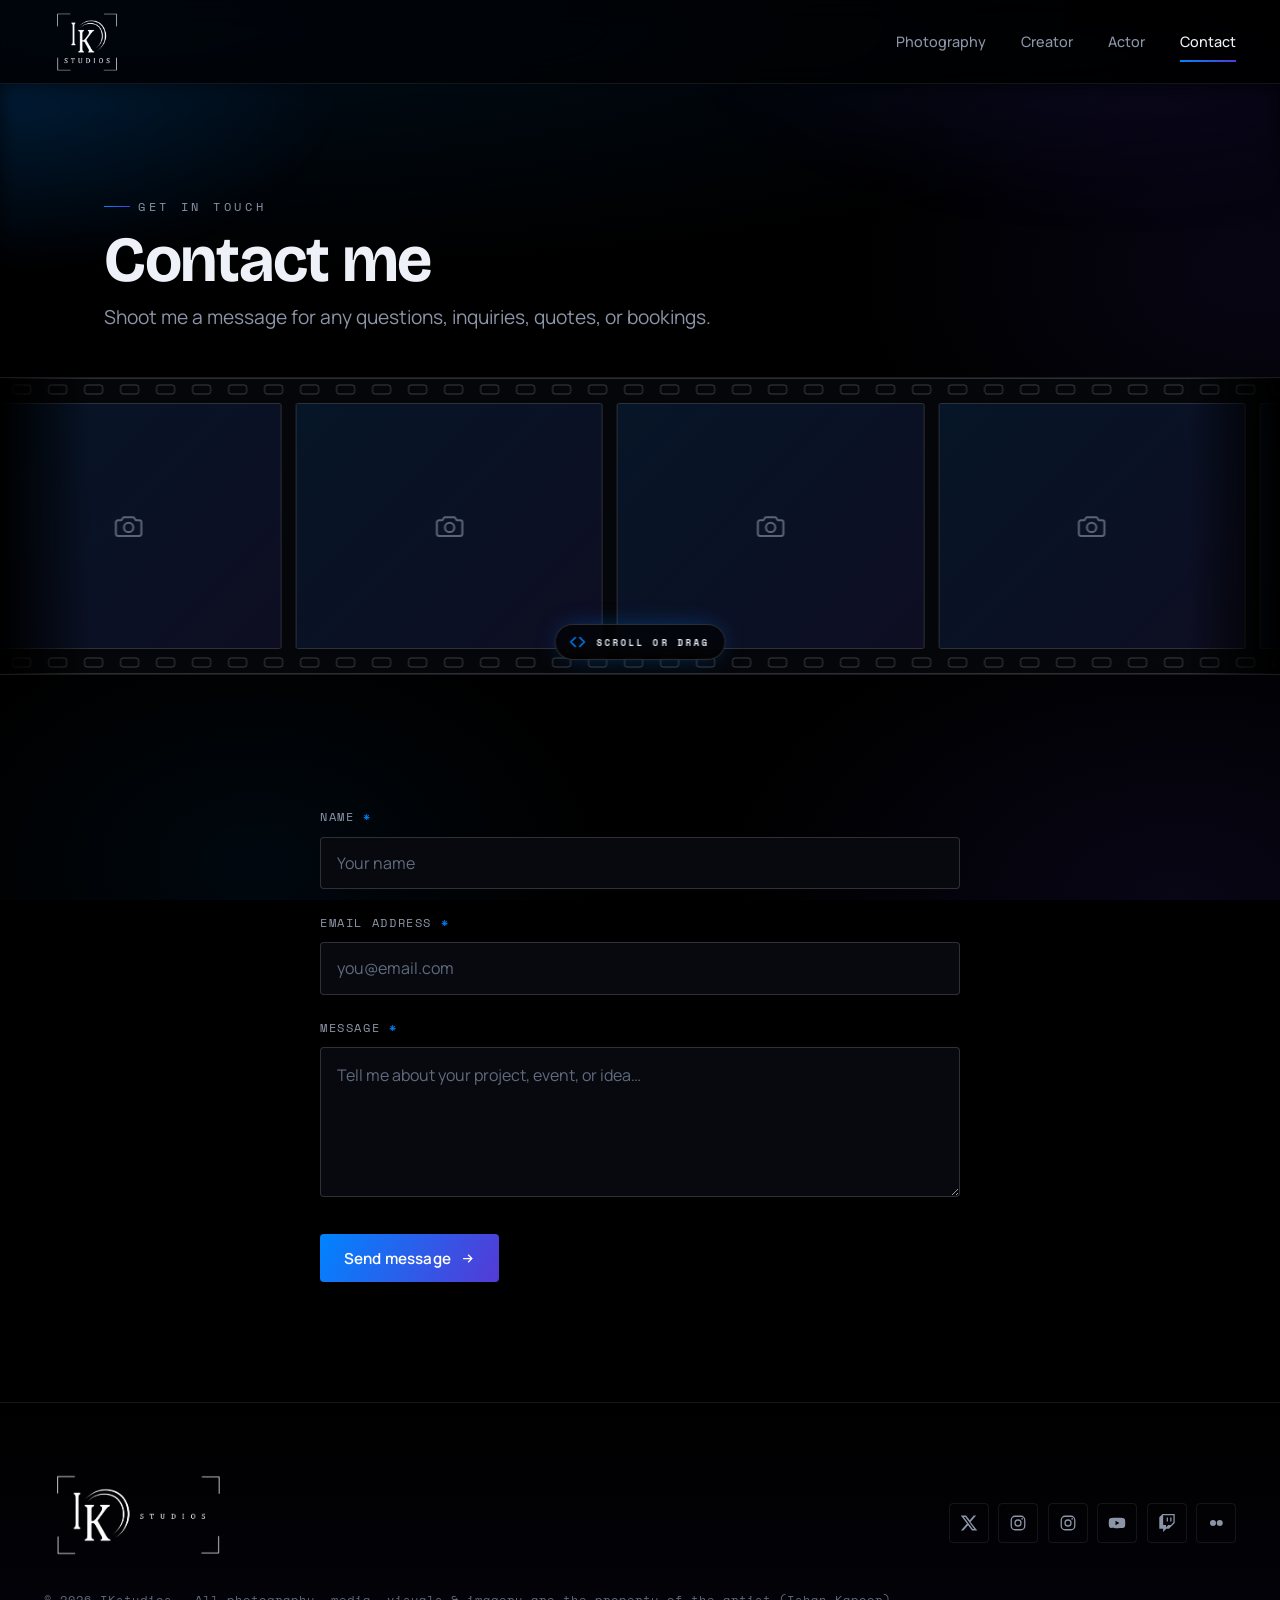
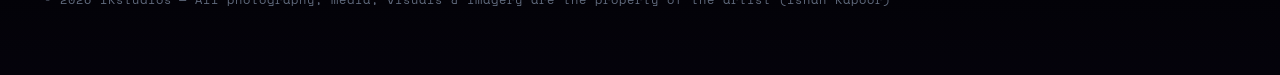
<file: contact.html>
<!DOCTYPE html>
<html lang="en">
<head>
<meta charset="UTF-8">
<meta name="viewport" content="width=device-width, initial-scale=1">
<title>Contact — IKstudios</title>
<meta name="description" content="Get in touch and contact - IKstudios - the creative filmmmaking & photography brand of Ishan Kapoor.">
<link rel="icon" href="data:image/svg+xml,%3Csvg xmlns='http://www.w3.org/2000/svg' viewBox='0 0 32 32'%3E%3Crect width='32' height='32' rx='7' fill='%23000'/%3E%3Ctext x='16' y='22' font-family='Arial' font-size='15' font-weight='bold' fill='%230084ff' text-anchor='middle'%3EIK%3C/text%3E%3C/svg%3E">
<link rel="preconnect" href="https://fonts.googleapis.com">
<link rel="preconnect" href="https://fonts.gstatic.com" crossorigin>
<link href="https://fonts.googleapis.com/css2?family=Bricolage+Grotesque:opsz,wght@12..96,600;12..96,700;12..96,800&family=Manrope:wght@400;500;600;700&family=Space+Mono:wght@400;700&display=swap" rel="stylesheet">
<link rel="stylesheet" href="assets/css/styles.css">
</head>
<body>

<!-- ============ NAV ============ -->
<header class="nav">
  <div class="nav__inner">
    <a class="brand" href="index.html" aria-label="IKstudios home">
      <img class="brand__logo" src="assets/img/logo-mark.png" alt="IKstudios">
    </a>
    <nav class="nav__links" aria-label="Primary">
      <a href="about.html" data-page="about.html">Photography</a>
      <a href="creator.html" data-page="creator.html">Creator</a>
      <a href="actor.html" data-page="actor.html">Actor</a>
      <a href="contact.html" data-page="contact.html">Contact</a>
    </nav>
  </div>
</header>

<main class="page">

  <!-- ============ HEADER ============ -->
  <section class="pagehead">
    <div class="pagehead__leak" aria-hidden="true"></div>
    <div class="wrap">
      <span class="eyebrow">Get in touch</span>
      <h1>Contact me</h1>
      <p class="pagehead__lede">Shoot me a message for any questions, inquiries, quotes, or bookings.</p>
    </div>
  </section>

  <div class="reelband" aria-hidden="true"><div class="reel reel--band" data-reel></div></div>

  <!-- ============ FORM ============ -->
  <section class="section">
    <div class="wrap">
      <div class="contact">
        <form id="contactForm" novalidate>
          <div class="field">
            <label for="name">Name <span class="req">*</span></label>
            <input id="name" name="name" type="text" autocomplete="name" placeholder="Your name" required>
          </div>
          <div class="field">
            <label for="email">Email address <span class="req">*</span></label>
            <input id="email" name="email" type="email" autocomplete="email" placeholder="you@email.com" required>
          </div>
          <div class="field">
            <label for="message">Message <span class="req">*</span></label>
            <textarea id="message" name="message" placeholder="Tell me about your project, event, or idea…" required></textarea>
          </div>
          <div class="form__row">
            <button class="btn btn--primary" type="submit">
              Send message
              <svg viewBox="0 0 24 24" fill="none" stroke="currentColor" stroke-width="2"><path d="M5 12h14M13 6l6 6-6 6"/></svg>
            </button>
            <span id="formStatus" class="form__status" role="status" aria-live="polite"></span>
          </div>
        </form>

        <!-- success panel -->
        <div id="thanks" class="thanks" role="status" aria-live="polite">
          <div class="mark"><svg viewBox="0 0 24 24" fill="none" stroke="currentColor" stroke-width="2.2"><path d="M20 6 9 17l-5-5"/></svg></div>
          <h2>Thank you!</h2>
          <p>Your message is on its way. I'll get back to you as soon as I can.</p>
        </div>
      </div>
    </div>
  </section>
</main>

<!-- ============ FOOTER ============ -->
<footer class="footer">
  <div class="wrap footer__inner">
    <div>
      <img class="footer__logo" src="assets/img/logo.png" alt="IKstudios">
    </div>
    <nav class="socials" aria-label="Social links">
      <a href="https://x.com/_ikstudios_" target="_blank" rel="noopener" aria-label="X"><svg viewBox="0 0 24 24" fill="currentColor"><path d="M18.24 2H21.5l-7.5 8.57L23 22h-6.9l-5.4-7.06L4.5 22H1.24l8.02-9.17L1 2h7.08l4.88 6.45L18.24 2Zm-1.2 18h1.9L7.05 3.9H5.02l12.02 16.1Z"/></svg></a>
      <a href="https://www.instagram.com/_ikstudios_/" target="_blank" rel="noopener" aria-label="Instagram — Photography" title="Instagram — Photography"><svg viewBox="0 0 24 24" fill="none" stroke="currentColor" stroke-width="1.7"><rect x="3" y="3" width="18" height="18" rx="5"/><circle cx="12" cy="12" r="4"/><circle cx="17.5" cy="6.5" r="1.1" fill="currentColor" stroke="none"/></svg></a>
      <a href="https://www.instagram.com/litshan_ishan/" target="_blank" rel="noopener" aria-label="Instagram — Personal" title="Instagram — Personal"><svg viewBox="0 0 24 24" fill="none" stroke="currentColor" stroke-width="1.7"><rect x="3" y="3" width="18" height="18" rx="5"/><circle cx="12" cy="12" r="4"/><circle cx="17.5" cy="6.5" r="1.1" fill="currentColor" stroke="none"/></svg></a>
      <a href="https://www.youtube.com/@ikstudios23" target="_blank" rel="noopener" aria-label="YouTube"><svg viewBox="0 0 24 24" fill="currentColor"><path d="M23 12s0-3.2-.4-4.7a2.5 2.5 0 0 0-1.76-1.77C19.28 5 12 5 12 5s-7.28 0-8.84.53A2.5 2.5 0 0 0 1.4 7.3C1 8.8 1 12 1 12s0 3.2.4 4.7a2.5 2.5 0 0 0 1.76 1.77C4.72 19 12 19 12 19s7.28 0 8.84-.53a2.5 2.5 0 0 0 1.76-1.77C23 15.2 23 12 23 12Zm-13 3V9l5.2 3L10 15Z"/></svg></a>
      <a href="https://www.twitch.tv/vtkrrishblaze" target="_blank" rel="noopener" aria-label="Twitch" title="Twitch"><svg viewBox="0 0 24 24" fill="currentColor"><path d="M11.571 4.714h1.715v5.143H11.57zm4.715 0H18v5.143h-1.714zM6 0L1.714 4.286v15.428h5.143V24l4.286-4.286h3.428L22.286 12V0zm14.571 11.143l-3.428 3.428h-3.429l-3 3v-3H6.857V1.714h13.714Z"/></svg></a>
      <a href="https://www.flickr.com/people/vtkrrishblazephotography/" target="_blank" rel="noopener" aria-label="Flickr"><svg viewBox="0 0 24 24" fill="currentColor"><circle cx="8" cy="12" r="4"/><circle cx="17" cy="12" r="4"/></svg></a>
    </nav>
    <div class="footer__legal">© <span data-year>2026</span> IKstudios — All photography, media, visuals &amp; imagery are the property of the artist (Ishan Kapoor)</div>
  </div>
</footer>

<script src="assets/js/config.js"></script>
<script src="assets/js/contact.js"></script>
<script src="assets/js/flickr-snapshot.js"></script>
<script src="assets/js/drift.js"></script>
<script src="assets/js/filmreel.js"></script>
<script src="assets/js/main.js"></script>
</body>
</html>
</file>
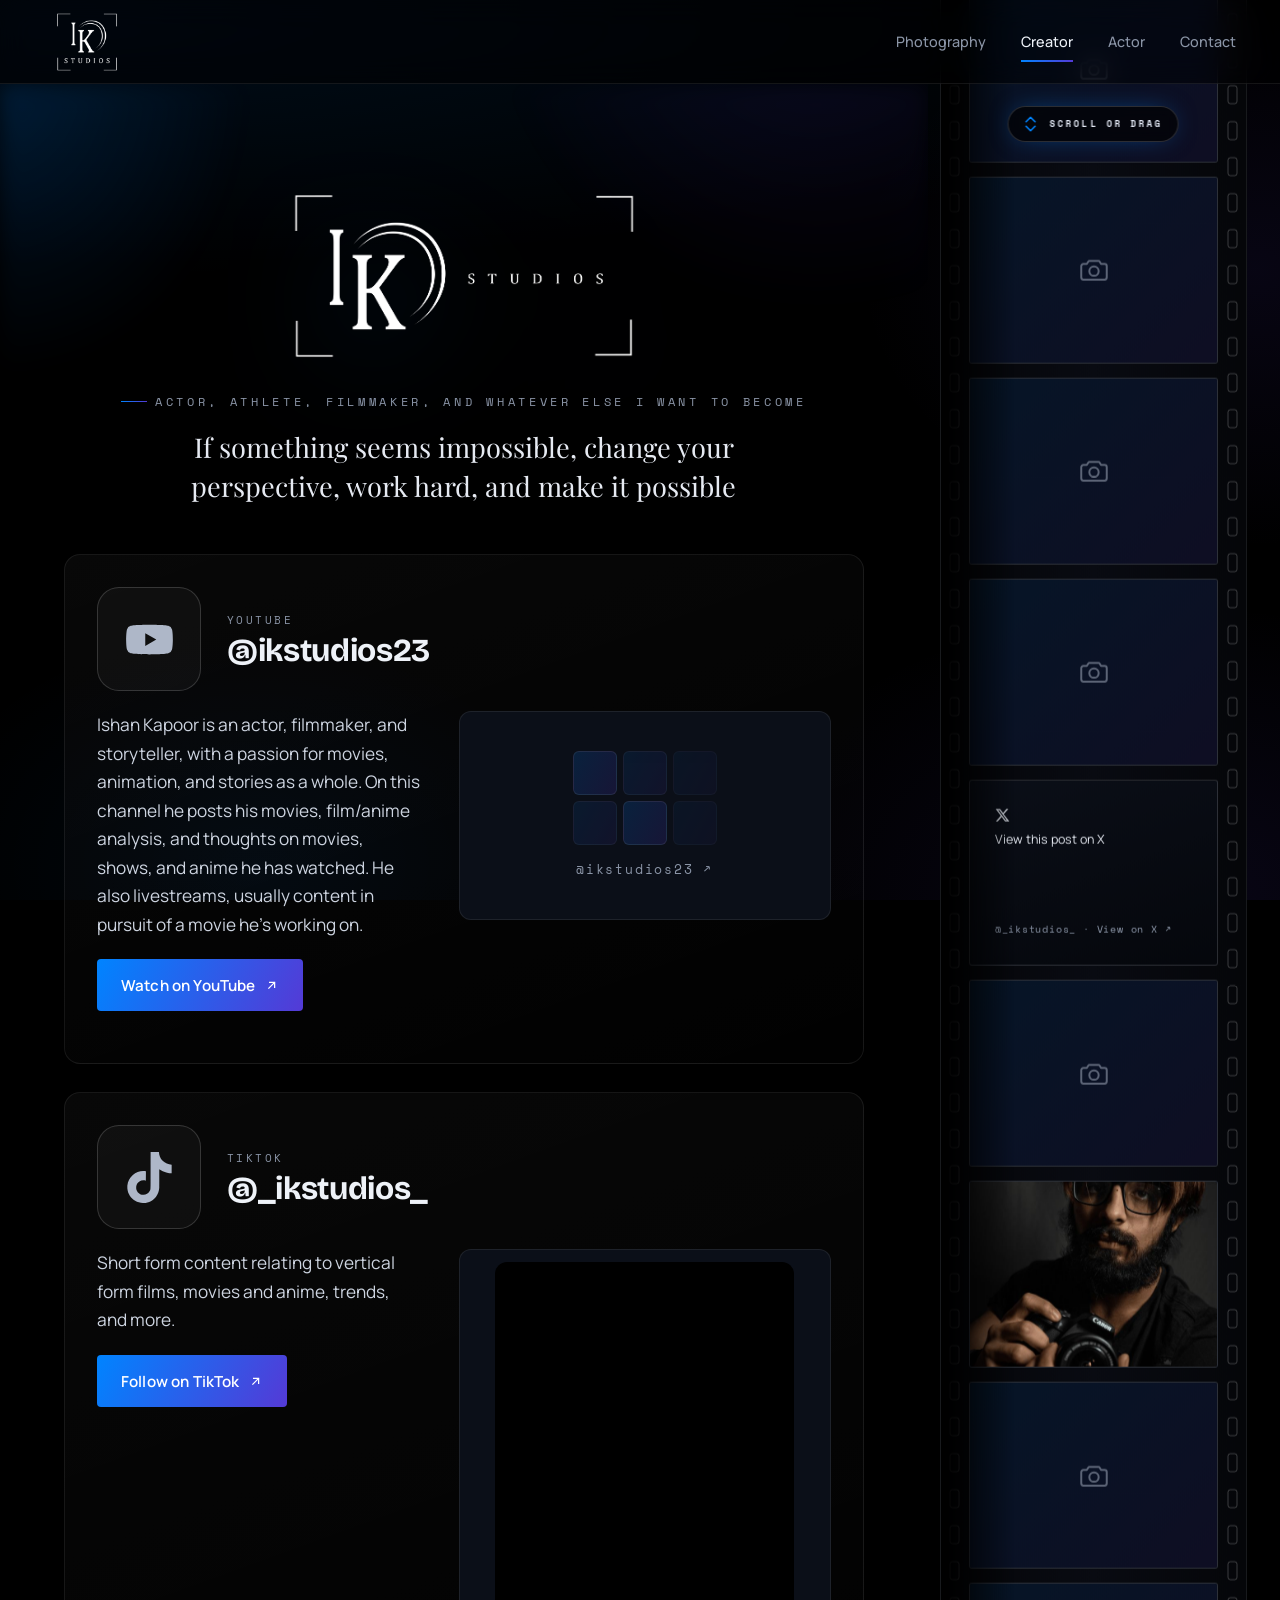
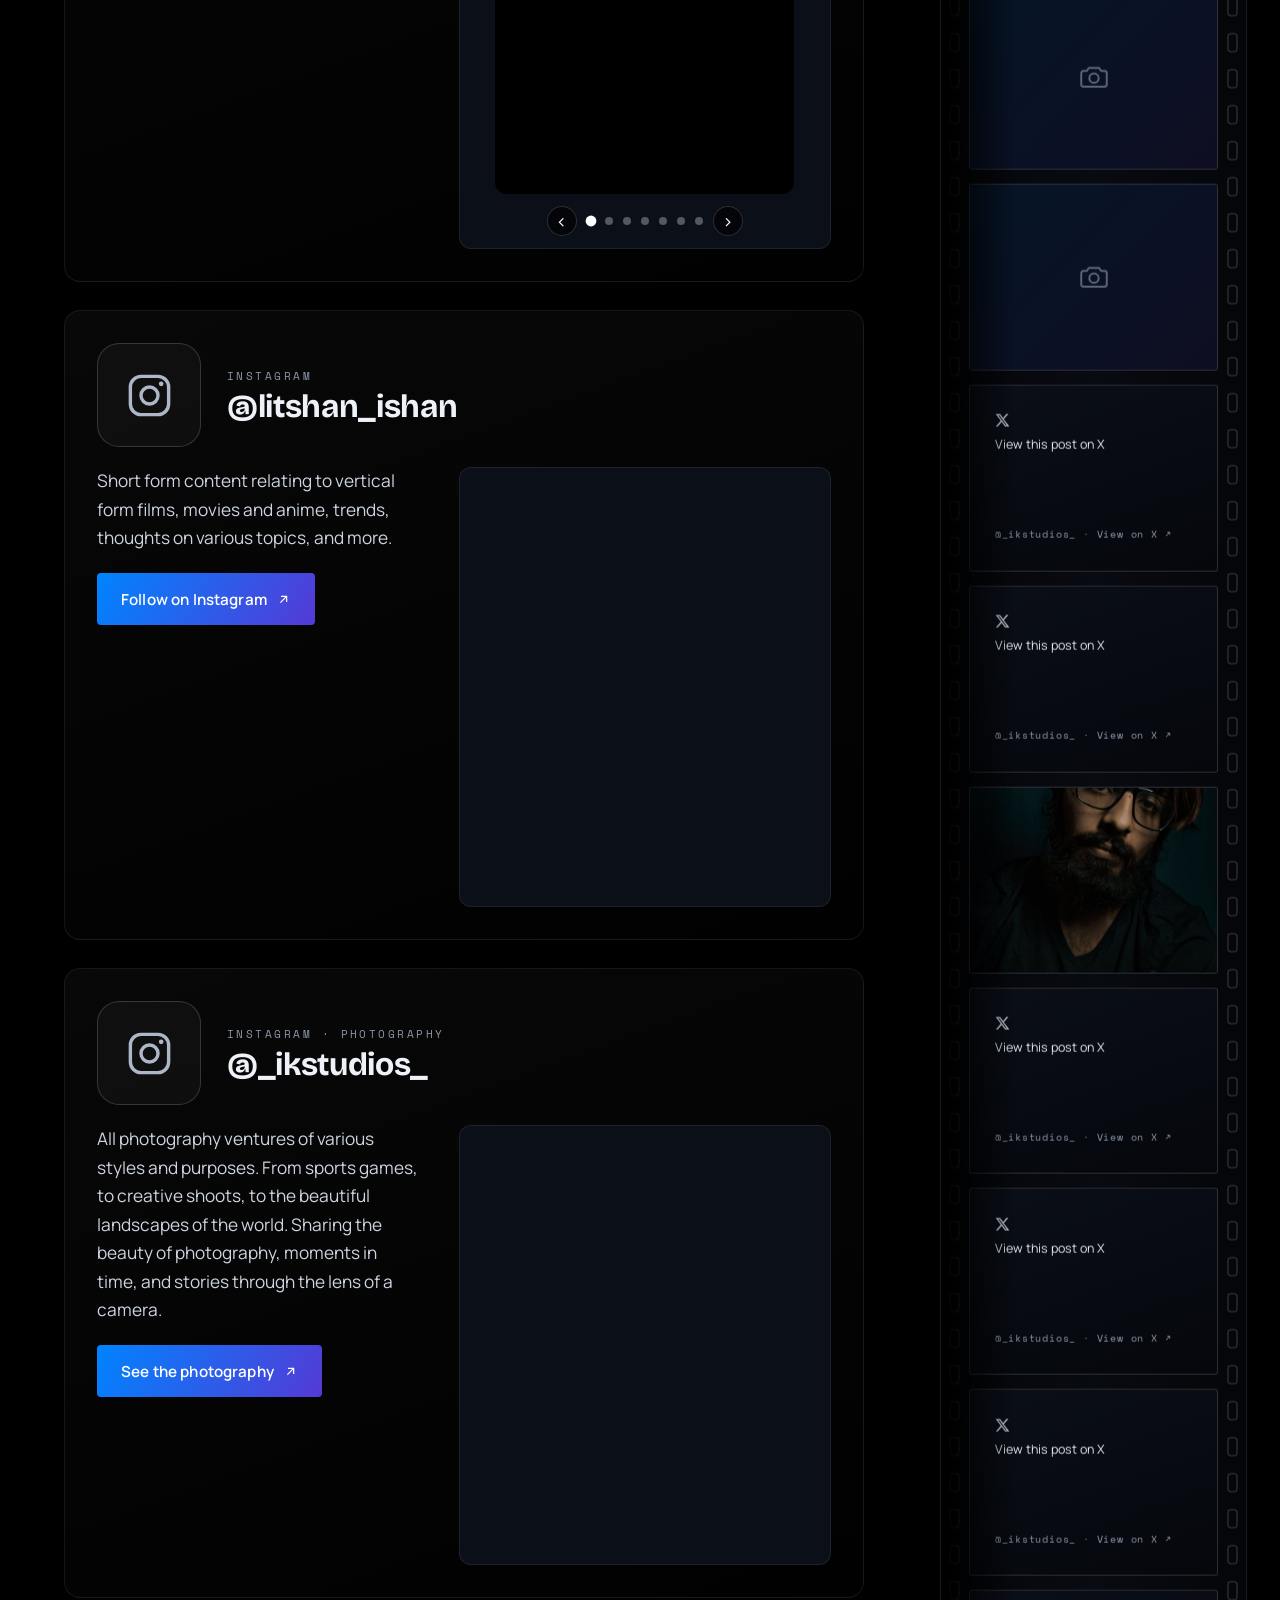
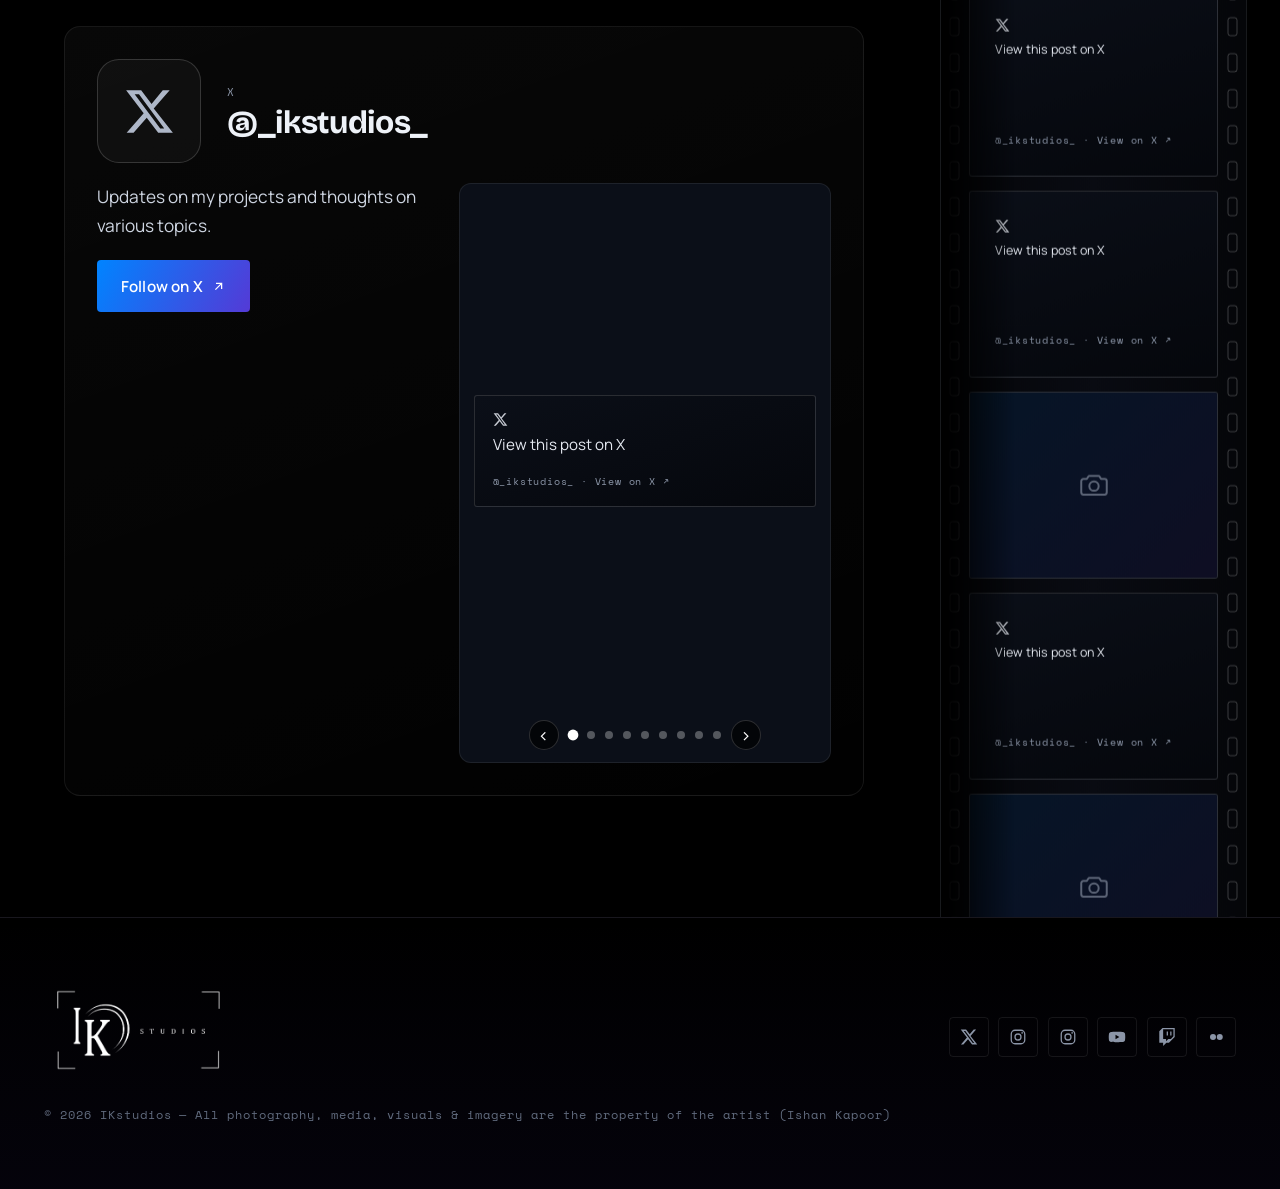
<file: creator.html>
<!DOCTYPE html>
<html lang="en">
<head>
<meta charset="UTF-8">
<meta name="referrer" content="strict-origin-when-cross-origin">
<meta name="viewport" content="width=device-width, initial-scale=1">
<title>Creator — IKstudios</title>
<meta name="description" content="Watch, follow and explore everything Ishan Kapoor creates — films, short-form, photography and updates — across YouTube, TikTok, Instagram and X.">
<link rel="icon" href="data:image/svg+xml,%3Csvg xmlns='http://www.w3.org/2000/svg' viewBox='0 0 32 32'%3E%3Crect width='32' height='32' rx='7' fill='%23000'/%3E%3Ctext x='16' y='22' font-family='Arial' font-size='15' font-weight='bold' fill='%230084ff' text-anchor='middle'%3EIK%3C/text%3E%3C/svg%3E">
<link rel="preconnect" href="https://fonts.googleapis.com">
<link rel="preconnect" href="https://fonts.gstatic.com" crossorigin>
<link href="https://fonts.googleapis.com/css2?family=Bricolage+Grotesque:opsz,wght@12..96,600;12..96,700;12..96,800&family=Manrope:wght@400;500;600;700&family=Space+Mono:wght@400;700&family=Playfair+Display:wght@400&display=swap" rel="stylesheet">
<link rel="stylesheet" href="assets/css/styles.css">
</head>
<body>

<!-- ============ NAV ============ -->
<header class="nav">
  <div class="nav__inner">
    <a class="brand" href="index.html" aria-label="IKstudios home">
      <img class="brand__logo" src="assets/img/logo-mark.png" alt="IKstudios">
    </a>
    <nav class="nav__links" aria-label="Primary">
      <a href="about.html" data-page="about.html">Photography</a>
      <a href="creator.html" data-page="creator.html">Creator</a>
      <a href="actor.html" data-page="actor.html">Actor</a>
      <a href="contact.html" data-page="contact.html">Contact</a>
    </nav>
  </div>
</header>

<main class="page creator">
  <svg width="0" height="0" style="position:absolute" aria-hidden="true"><defs><linearGradient id="igGrad" x1="0" y1="1" x2="1" y2="0"><stop offset="0" stop-color="#feda75"/><stop offset=".35" stop-color="#fa7e1e"/><stop offset=".62" stop-color="#d62976"/><stop offset="1" stop-color="#962fbf"/></linearGradient></defs></svg>
      <aside class="cside" aria-label="Latest videos"><div class="reel reel--v" data-reel="mix" data-links></div></aside>
  <section class="chero">
    <div class="pagehead__leak" aria-hidden="true"></div>
    <div class="wrap">
      <img class="chero__logo" src="assets/img/logo.png" alt="IKstudios">
      <span class="eyebrow">Actor, Athlete, Filmmaker, and whatever else I want to become</span>
      <p class="pagehead__lede">If something seems impossible, change your perspective, work hard, and make it possible</p>
    </div>
  </section>

  <section class="section chans">
    <div class="wrap cgrid">
      <div class="chans__list">
        <article class="chan reveal" data-k="youtube">
          <header class="chan__head">
            <a class="chan__icon" href="https://www.youtube.com/@ikstudios23" target="_blank" rel="noopener" aria-label="Open YouTube — @ikstudios23"><svg viewBox="0 0 24 24" fill="currentColor"><path d="M23 12s0-3.2-.4-4.7a2.5 2.5 0 0 0-1.76-1.77C19.28 5 12 5 12 5s-7.28 0-8.84.53A2.5 2.5 0 0 0 1.4 7.3C1 8.8 1 12 1 12s0 3.2.4 4.7a2.5 2.5 0 0 0 1.76 1.77C4.72 19 12 19 12 19s7.28 0 8.84-.53a2.5 2.5 0 0 0 1.76-1.77C23 15.2 23 12 23 12Zm-13 3V9l5.2 3L10 15Z"/></svg><span class="chan__arrow"><svg viewBox="0 0 24 24" fill="none" stroke="currentColor" stroke-width="2"><path d="M7 17 17 7M8 7h9v9"/></svg></span></a>
            <div class="chan__title"><span class="mono">YouTube</span><h2>@ikstudios23</h2></div>
          </header>
          <p class="chan__desc">Ishan Kapoor is an actor, filmmaker, and storyteller, with a passion for movies, animation, and stories as a whole. On this channel he posts his movies, film/anime analysis, and thoughts on movies, shows, and anime he has watched. He also livestreams, usually content in pursuit of a movie he's working on.</p>
          <a class="btn btn--primary chan__cta" href="https://www.youtube.com/@ikstudios23" target="_blank" rel="noopener">Watch on YouTube <svg viewBox="0 0 24 24" fill="none" stroke="currentColor" stroke-width="2"><path d="M7 17 17 7M8 7h9v9"/></svg></a>
          <div class="prev prev--yt" data-embed="youtube" data-id="UC5cV_3L83rugHA5MkGjJfqA">
            <a class="prev__ph" href="https://www.youtube.com/@ikstudios23" target="_blank" rel="noopener"><span class="prev__tiles"><i></i><i></i><i></i><i></i><i></i><i></i></span><b>@ikstudios23 ↗</b></a>
          </div>
        </article>
        <article class="chan reveal" data-k="tiktok">
          <header class="chan__head">
            <a class="chan__icon" href="https://www.tiktok.com/@_ikstudios_" target="_blank" rel="noopener" aria-label="Open TikTok — @_ikstudios_"><svg viewBox="0 0 24 24" fill="currentColor"><path d="M12.525.02c1.31-.02 2.61-.01 3.91-.02.08 1.53.63 3.09 1.75 4.17 1.12 1.11 2.7 1.62 4.24 1.79v4.03c-1.44-.05-2.89-.35-4.2-.97-.57-.26-1.1-.59-1.62-.93-.01 2.92.01 5.84-.02 8.75-.08 1.4-.54 2.79-1.35 3.94-1.31 1.92-3.58 3.17-5.91 3.21-1.43.08-2.86-.31-4.08-1.03-2.02-1.19-3.44-3.37-3.65-5.71-.02-.5-.03-1-.01-1.49.18-1.9 1.12-3.72 2.58-4.96 1.66-1.44 3.98-2.13 6.15-1.72.02 1.48-.04 2.96-.04 4.44-.99-.32-2.15-.23-3.02.37-.63.41-1.11 1.04-1.36 1.75-.21.51-.15 1.07-.14 1.61.24 1.64 1.82 3.02 3.5 2.87 1.12-.01 2.19-.66 2.77-1.61.19-.33.4-.67.41-1.06.1-1.79.06-3.57.07-5.36.01-4.03-.01-8.05.02-12.07z"/></svg><span class="chan__arrow"><svg viewBox="0 0 24 24" fill="none" stroke="currentColor" stroke-width="2"><path d="M7 17 17 7M8 7h9v9"/></svg></span></a>
            <div class="chan__title"><span class="mono">TikTok</span><h2>@_ikstudios_</h2></div>
          </header>
          <p class="chan__desc">Short form content relating to vertical form films, movies and anime, trends, and more.</p>
          <a class="btn btn--primary chan__cta" href="https://www.tiktok.com/@_ikstudios_" target="_blank" rel="noopener">Follow on TikTok <svg viewBox="0 0 24 24" fill="none" stroke="currentColor" stroke-width="2"><path d="M7 17 17 7M8 7h9v9"/></svg></a>
          <div class="prev prev--feed" data-embed="tiktok" data-handle="_ikstudios_">
            <a class="prev__ph" href="https://www.tiktok.com/@_ikstudios_" target="_blank" rel="noopener"><span class="prev__tiles"><i></i><i></i><i></i><i></i><i></i><i></i></span><b>@_ikstudios_ ↗</b></a>
          </div>
        </article>
        <article class="chan reveal" data-k="instagram">
          <header class="chan__head">
            <a class="chan__icon" href="https://www.instagram.com/litshan_ishan/" target="_blank" rel="noopener" aria-label="Open Instagram — @litshan_ishan"><svg viewBox="0 0 24 24" fill="none" stroke="currentColor" stroke-width="1.6"><rect x="3" y="3" width="18" height="18" rx="5"/><circle cx="12" cy="12" r="4"/><circle cx="17.5" cy="6.5" r="1.1" fill="currentColor" stroke="none"/></svg><span class="chan__arrow"><svg viewBox="0 0 24 24" fill="none" stroke="currentColor" stroke-width="2"><path d="M7 17 17 7M8 7h9v9"/></svg></span></a>
            <div class="chan__title"><span class="mono">Instagram</span><h2>@litshan_ishan</h2></div>
          </header>
          <p class="chan__desc">Short form content relating to vertical form films, movies and anime, trends, thoughts on various topics, and more.</p>
          <a class="btn btn--primary chan__cta" href="https://www.instagram.com/litshan_ishan/" target="_blank" rel="noopener">Follow on Instagram <svg viewBox="0 0 24 24" fill="none" stroke="currentColor" stroke-width="2"><path d="M7 17 17 7M8 7h9v9"/></svg></a>
          <div class="prev prev--feed" data-embed="instagram" data-handle="litshan_ishan">
            <a class="prev__ph" href="https://www.instagram.com/litshan_ishan/" target="_blank" rel="noopener"><span class="prev__tiles"><i></i><i></i><i></i><i></i><i></i><i></i></span><b>@litshan_ishan ↗</b></a>
          </div>
        </article>
        <article class="chan reveal" data-k="photo">
          <header class="chan__head">
            <a class="chan__icon" href="https://www.instagram.com/_ikstudios_/" target="_blank" rel="noopener" aria-label="Open Instagram · Photography — @_ikstudios_"><svg viewBox="0 0 24 24" fill="none" stroke="currentColor" stroke-width="1.6"><rect x="3" y="3" width="18" height="18" rx="5"/><circle cx="12" cy="12" r="4"/><circle cx="17.5" cy="6.5" r="1.1" fill="currentColor" stroke="none"/></svg><span class="chan__arrow"><svg viewBox="0 0 24 24" fill="none" stroke="currentColor" stroke-width="2"><path d="M7 17 17 7M8 7h9v9"/></svg></span></a>
            <div class="chan__title"><span class="mono">Instagram · Photography</span><h2>@_ikstudios_</h2></div>
          </header>
          <p class="chan__desc">All photography ventures of various styles and purposes. From sports games, to creative shoots, to the beautiful landscapes of the world. Sharing the beauty of photography, moments in time, and stories through the lens of a camera.</p>
          <a class="btn btn--primary chan__cta" href="https://www.instagram.com/_ikstudios_/" target="_blank" rel="noopener">See the photography <svg viewBox="0 0 24 24" fill="none" stroke="currentColor" stroke-width="2"><path d="M7 17 17 7M8 7h9v9"/></svg></a>
          <div class="prev prev--feed" data-embed="instagram" data-handle="_ikstudios_">
            <a class="prev__ph" href="https://www.instagram.com/_ikstudios_/" target="_blank" rel="noopener"><span class="prev__tiles"><i></i><i></i><i></i><i></i><i></i><i></i></span><b>@_ikstudios_ ↗</b></a>
          </div>
        </article>
        <article class="chan reveal" data-k="x">
          <header class="chan__head">
            <a class="chan__icon" href="https://x.com/_ikstudios_" target="_blank" rel="noopener" aria-label="Open X — @_ikstudios_"><svg viewBox="0 0 24 24" fill="currentColor"><path d="M18.24 2H21.5l-7.5 8.57L23 22h-6.9l-5.4-7.06L4.5 22H1.24l8.02-9.17L1 2h7.08l4.88 6.45L18.24 2Zm-1.2 18h1.9L7.05 3.9H5.02l12.02 16.1Z"/></svg><span class="chan__arrow"><svg viewBox="0 0 24 24" fill="none" stroke="currentColor" stroke-width="2"><path d="M7 17 17 7M8 7h9v9"/></svg></span></a>
            <div class="chan__title"><span class="mono">X</span><h2>@_ikstudios_</h2></div>
          </header>
          <p class="chan__desc">Updates on my projects and thoughts on various topics.</p>
          <a class="btn btn--primary chan__cta" href="https://x.com/_ikstudios_" target="_blank" rel="noopener">Follow on X <svg viewBox="0 0 24 24" fill="none" stroke="currentColor" stroke-width="2"><path d="M7 17 17 7M8 7h9v9"/></svg></a>
          <div class="prev prev--feed" data-embed="x" data-handle="_ikstudios_">
            <a class="prev__ph" href="https://x.com/_ikstudios_" target="_blank" rel="noopener"><span class="prev__tiles"><i></i><i></i><i></i><i></i><i></i><i></i></span><b>@_ikstudios_ ↗</b></a>
          </div>
        </article>
      </div>
    </div>
  </section>
</main>

<!-- ============ FOOTER ============ -->
<footer class="footer">
  <div class="wrap footer__inner">
    <div>
      <img class="footer__logo" src="assets/img/logo.png" alt="IKstudios">
    </div>
    <nav class="socials" aria-label="Social links">
      <a href="https://x.com/_ikstudios_" target="_blank" rel="noopener" aria-label="X"><svg viewBox="0 0 24 24" fill="currentColor"><path d="M18.24 2H21.5l-7.5 8.57L23 22h-6.9l-5.4-7.06L4.5 22H1.24l8.02-9.17L1 2h7.08l4.88 6.45L18.24 2Zm-1.2 18h1.9L7.05 3.9H5.02l12.02 16.1Z"/></svg></a>
      <a href="https://www.instagram.com/_ikstudios_/" target="_blank" rel="noopener" aria-label="Instagram — Photography" title="Instagram — Photography"><svg viewBox="0 0 24 24" fill="none" stroke="currentColor" stroke-width="1.7"><rect x="3" y="3" width="18" height="18" rx="5"/><circle cx="12" cy="12" r="4"/><circle cx="17.5" cy="6.5" r="1.1" fill="currentColor" stroke="none"/></svg></a>
      <a href="https://www.instagram.com/litshan_ishan/" target="_blank" rel="noopener" aria-label="Instagram — Personal" title="Instagram — Personal"><svg viewBox="0 0 24 24" fill="none" stroke="currentColor" stroke-width="1.7"><rect x="3" y="3" width="18" height="18" rx="5"/><circle cx="12" cy="12" r="4"/><circle cx="17.5" cy="6.5" r="1.1" fill="currentColor" stroke="none"/></svg></a>
      <a href="https://www.youtube.com/@ikstudios23" target="_blank" rel="noopener" aria-label="YouTube"><svg viewBox="0 0 24 24" fill="currentColor"><path d="M23 12s0-3.2-.4-4.7a2.5 2.5 0 0 0-1.76-1.77C19.28 5 12 5 12 5s-7.28 0-8.84.53A2.5 2.5 0 0 0 1.4 7.3C1 8.8 1 12 1 12s0 3.2.4 4.7a2.5 2.5 0 0 0 1.76 1.77C4.72 19 12 19 12 19s7.28 0 8.84-.53a2.5 2.5 0 0 0 1.76-1.77C23 15.2 23 12 23 12Zm-13 3V9l5.2 3L10 15Z"/></svg></a>
      <a href="https://www.twitch.tv/vtkrrishblaze" target="_blank" rel="noopener" aria-label="Twitch" title="Twitch"><svg viewBox="0 0 24 24" fill="currentColor"><path d="M11.571 4.714h1.715v5.143H11.57zm4.715 0H18v5.143h-1.714zM6 0L1.714 4.286v15.428h5.143V24l4.286-4.286h3.428L22.286 12V0zm14.571 11.143l-3.428 3.428h-3.429l-3 3v-3H6.857V1.714h13.714Z"/></svg></a>
      <a href="https://www.flickr.com/people/vtkrrishblazephotography/" target="_blank" rel="noopener" aria-label="Flickr"><svg viewBox="0 0 24 24" fill="currentColor"><circle cx="8" cy="12" r="4"/><circle cx="17" cy="12" r="4"/></svg></a>
    </nav>
    <div class="footer__legal">© <span data-year>2026</span> IKstudios — All photography, media, visuals &amp; imagery are the property of the artist (Ishan Kapoor)</div>
  </div>
</footer>

<script src="assets/js/config.js"></script>
<script src="assets/js/flickr-snapshot.js"></script>
<script src="assets/js/drift.js"></script>
<script src="assets/js/filmreel.js"></script>
<script src="assets/js/creator.js"></script>
<script src="assets/js/main.js"></script>
</body>
</html>
</file>
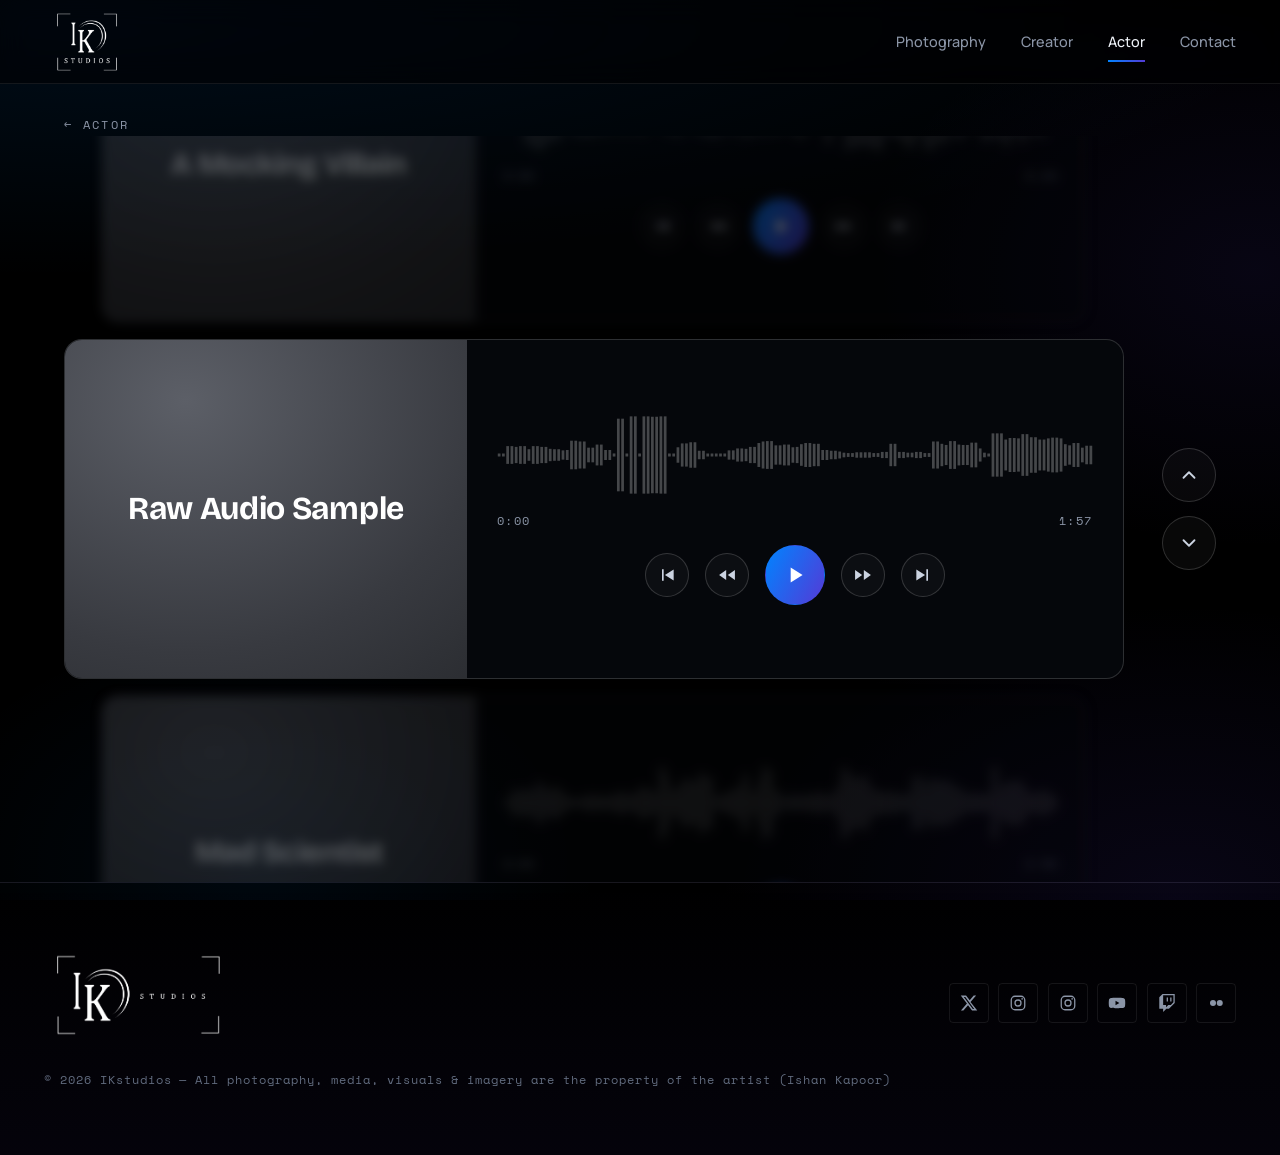
<file: voice-reel.html>
<!DOCTYPE html>
<html lang="en">
<head>
<meta charset="UTF-8">
<meta name="viewport" content="width=device-width, initial-scale=1">
<title>Voice Actor Demo Reel — IKstudios</title>
<meta name="description" content="Voice acting demo reels by Ishan Kapoor — characters, creatures, villains and commentary.">
<link rel="icon" href="data:image/svg+xml,%3Csvg xmlns='http://www.w3.org/2000/svg' viewBox='0 0 32 32'%3E%3Crect width='32' height='32' rx='7' fill='%23000'/%3E%3Ctext x='16' y='22' font-family='Arial' font-size='15' font-weight='bold' fill='%230084ff' text-anchor='middle'%3EIK%3C/text%3E%3C/svg%3E">
<link rel="preconnect" href="https://fonts.googleapis.com">
<link rel="preconnect" href="https://fonts.gstatic.com" crossorigin>
<link href="https://fonts.googleapis.com/css2?family=Bricolage+Grotesque:opsz,wght@12..96,600;12..96,700;12..96,800&family=Manrope:wght@400;500;600;700&family=Space+Mono:wght@400;700&display=swap" rel="stylesheet">
<link rel="stylesheet" href="assets/css/styles.css">
</head>
<body>

<!-- ============ NAV ============ -->
<header class="nav">
  <div class="nav__inner">
    <a class="brand" href="index.html" aria-label="IKstudios home">
      <img class="brand__logo" src="assets/img/logo-mark.png" alt="IKstudios">
    </a>
    <nav class="nav__links" aria-label="Primary">
      <a href="about.html" data-page="about.html">Photography</a>
      <a href="creator.html" data-page="creator.html">Creator</a>
      <a href="actor.html" data-page="actor.html">Actor</a>
      <a href="contact.html" data-page="contact.html">Contact</a>
    </nav>
  </div>
</header>

<main class="page vpage">
  <div class="vwrap">
    <a class="back mono" href="actor.html">&larr; Actor</a>
    <div class="vstage">
      <div class="vstack" id="vstack" aria-live="polite"></div>
      <div class="varrows" role="group" aria-label="Browse reels">
        <button type="button" class="arrow" id="vprev" aria-label="Previous reel"><svg viewBox="0 0 24 24" fill="none" stroke="currentColor" stroke-width="2" stroke-linecap="round" stroke-linejoin="round" aria-hidden="true"><path d="m6 15 6-6 6 6"/></svg></button>
        <button type="button" class="arrow" id="vnext" aria-label="Next reel"><svg viewBox="0 0 24 24" fill="none" stroke="currentColor" stroke-width="2" stroke-linecap="round" stroke-linejoin="round" aria-hidden="true"><path d="m6 9 6 6 6-6"/></svg></button>
      </div>
    </div>
  </div>
</main>

<!-- ============ FOOTER ============ -->
<footer class="footer">
  <div class="wrap footer__inner">
    <div>
      <img class="footer__logo" src="assets/img/logo.png" alt="IKstudios">
    </div>
    <nav class="socials" aria-label="Social links">
      <a href="https://x.com/_ikstudios_" target="_blank" rel="noopener" aria-label="X"><svg viewBox="0 0 24 24" fill="currentColor"><path d="M18.24 2H21.5l-7.5 8.57L23 22h-6.9l-5.4-7.06L4.5 22H1.24l8.02-9.17L1 2h7.08l4.88 6.45L18.24 2Zm-1.2 18h1.9L7.05 3.9H5.02l12.02 16.1Z"/></svg></a>
      <a href="https://www.instagram.com/_ikstudios_/" target="_blank" rel="noopener" aria-label="Instagram — Photography" title="Instagram — Photography"><svg viewBox="0 0 24 24" fill="none" stroke="currentColor" stroke-width="1.7"><rect x="3" y="3" width="18" height="18" rx="5"/><circle cx="12" cy="12" r="4"/><circle cx="17.5" cy="6.5" r="1.1" fill="currentColor" stroke="none"/></svg></a>
      <a href="https://www.instagram.com/litshan_ishan/" target="_blank" rel="noopener" aria-label="Instagram — Personal" title="Instagram — Personal"><svg viewBox="0 0 24 24" fill="none" stroke="currentColor" stroke-width="1.7"><rect x="3" y="3" width="18" height="18" rx="5"/><circle cx="12" cy="12" r="4"/><circle cx="17.5" cy="6.5" r="1.1" fill="currentColor" stroke="none"/></svg></a>
      <a href="https://www.youtube.com/@ikstudios23" target="_blank" rel="noopener" aria-label="YouTube"><svg viewBox="0 0 24 24" fill="currentColor"><path d="M23 12s0-3.2-.4-4.7a2.5 2.5 0 0 0-1.76-1.77C19.28 5 12 5 12 5s-7.28 0-8.84.53A2.5 2.5 0 0 0 1.4 7.3C1 8.8 1 12 1 12s0 3.2.4 4.7a2.5 2.5 0 0 0 1.76 1.77C4.72 19 12 19 12 19s7.28 0 8.84-.53a2.5 2.5 0 0 0 1.76-1.77C23 15.2 23 12 23 12Zm-13 3V9l5.2 3L10 15Z"/></svg></a>
      <a href="https://www.twitch.tv/vtkrrishblaze" target="_blank" rel="noopener" aria-label="Twitch" title="Twitch"><svg viewBox="0 0 24 24" fill="currentColor"><path d="M11.571 4.714h1.715v5.143H11.57zm4.715 0H18v5.143h-1.714zM6 0L1.714 4.286v15.428h5.143V24l4.286-4.286h3.428L22.286 12V0zm14.571 11.143l-3.428 3.428h-3.429l-3 3v-3H6.857V1.714h13.714Z"/></svg></a>
      <a href="https://www.flickr.com/people/vtkrrishblazephotography/" target="_blank" rel="noopener" aria-label="Flickr"><svg viewBox="0 0 24 24" fill="currentColor"><circle cx="8" cy="12" r="4"/><circle cx="17" cy="12" r="4"/></svg></a>
    </nav>
    <div class="footer__legal">© <span data-year>2026</span> IKstudios — All photography, media, visuals &amp; imagery are the property of the artist (Ishan Kapoor)</div>
  </div>
</footer>

<script src="assets/js/config.js"></script>
<script src="assets/js/voice-data.js"></script>
<script src="assets/js/carousel.js"></script>
<script src="assets/js/voice-reel.js"></script>
<script src="assets/js/main.js"></script>
</body>
</html>
</file>
<file: assets/css/styles.css>
/* ============================================================
   IKSTUDIOS — Ishan Kapoor
   Design system + components
   Palette: black #000000 / blue #0084ff / purple #543ad6
   Type:  Bricolage Grotesque (display) · Manrope (body) · Space Mono (data)
   ============================================================ */

/* ---------- Tokens ---------- */
:root{
  /* color */
  --ink:#000000;
  --panel:#07090f;
  --panel-2:#0b0f18;
  --line:rgba(255,255,255,.08);
  --line-strong:rgba(255,255,255,.16);
  --paper:#eef2f8;
  --muted:#8b95a7;
  --muted-2:#616b7e;

  --blue:#0084ff;
  --purple:#543ad6;
  --blue-soft:rgba(0,132,255,.14);
  --blue-glow:rgba(0,132,255,.55);
  --purple-glow:rgba(84,58,214,.45);
  --grad:linear-gradient(118deg,var(--blue) 0%,var(--purple) 100%);
  --grad-soft:linear-gradient(118deg,rgba(0,132,255,.16),rgba(84,58,214,.16));

  /* type */
  --f-display:"Bricolage Grotesque","Manrope",system-ui,sans-serif;
  --f-body:"Manrope",system-ui,-apple-system,Segoe UI,Roboto,sans-serif;
  --f-serif:"Playfair Display",Georgia,"Times New Roman",serif;
  --f-mono:"Space Mono","SFMono-Regular",Menlo,Consolas,monospace;

  /* rhythm */
  --r:8px;
  --r-sm:4px;
  --nav-h:84px;
  --edge:clamp(20px,5vw,64px);      /* page side padding */
  --maxw:1200px;
  --ease:cubic-bezier(.22,.61,.36,1);
}

/* ---------- Reset ---------- */
*,*::before,*::after{box-sizing:border-box;margin:0;padding:0}
html{scroll-behavior:smooth;-webkit-text-size-adjust:100%}
body{
  font-family:var(--f-body);
  background:var(--ink);
  color:var(--paper);
  line-height:1.65;
  font-weight:400;
  -webkit-font-smoothing:antialiased;
  text-rendering:optimizeLegibility;
  overflow-x:hidden;
  min-height:100vh;
}
img{display:block;max-width:100%;height:auto}
a{color:inherit;text-decoration:none}
button{font-family:inherit;cursor:pointer;border:none;background:none;color:inherit}
::selection{background:var(--blue);color:#fff}

/* subtle blue/purple ambience over the black — sits behind all content */
body::before{
  content:"";position:fixed;inset:0;z-index:-1;pointer-events:none;
  background:
    radial-gradient(158% 48% at 6% 2%,rgba(0,132,255,.10),transparent 60%),
    radial-gradient(50% 50% at 98% 30%,rgba(84,58,214,.09),transparent 62%),
    radial-gradient(60% 55% at 92% 100%,rgba(84,58,214,.10),transparent 60%),
    radial-gradient(45% 45% at 20% 96%,rgba(0,132,255,.06),transparent 60%);
}

/* ---------- Type primitives ---------- */
.eyebrow{
  font-family:var(--f-mono);
  font-size:.72rem;
  letter-spacing:.32em;
  text-transform:uppercase;
  color:var(--muted);
  display:inline-flex;
  align-items:center;
  gap:.7em;
}
.eyebrow::before{
  content:"";
  width:26px;height:1px;
  background:var(--grad);
  display:inline-block;
}
h1,h2,h3{font-family:var(--f-display);font-weight:700;line-height:1.04;letter-spacing:-.02em}
.mono{font-family:var(--f-mono)}

/* ---------- Layout helpers ---------- */
.wrap{width:100%;max-width:var(--maxw);margin-inline:auto;padding-inline:var(--edge)}
.section{padding-block:clamp(64px,10vw,120px);position:relative}
.stack>*+*{margin-top:1.1rem}

/* ============================================================
   NAV
   ============================================================ */
.nav{
  position:fixed;top:0;left:0;right:0;z-index:60;
  height:var(--nav-h);
  display:flex;align-items:center;
  background:rgba(0,0,0,.55);
  backdrop-filter:blur(14px) saturate(120%);
  -webkit-backdrop-filter:blur(14px) saturate(120%);
  border-bottom:1px solid var(--line);
  transition:background .3s var(--ease),border-color .3s var(--ease);
}
.nav__inner{width:100%;max-width:var(--maxw);margin-inline:auto;padding-inline:var(--edge);
  display:flex;align-items:center;justify-content:space-between;gap:1rem}
.brand{display:inline-flex;align-items:center;gap:.6rem;letter-spacing:.02em}
.brand__mark{
  width:34px;height:34px;flex:none;border-radius:6px;
  display:grid;place-items:center;
  background:var(--panel-2);
  border:1px solid var(--line-strong);
  position:relative;overflow:hidden;
}
.brand__mark::after{content:"";position:absolute;inset:0;background:var(--grad);opacity:.16}
.brand__mark span{font-family:var(--f-display);font-weight:800;font-size:.95rem;position:relative;z-index:1}
.brand__name{font-family:var(--f-display);font-weight:700;font-size:1.02rem;letter-spacing:.06em}
.brand__name b{background:var(--grad);-webkit-background-clip:text;background-clip:text;color:transparent}
/* If you add a logo image, use: <img class="brand__logo" src="assets/img/logo.png" alt="IKstudios"> */
.brand__logo{height:clamp(86px,7.5vw,66px);width:auto;display:block}

.nav__links{display:flex;align-items:center;gap:clamp(1rem,3vw,2.2rem)}
.nav__links a{
  font-size:.9rem;font-weight:500;color:var(--muted);
  position:relative;padding:.4rem 0;
  transition:color .25s var(--ease);
}
.nav__links a:hover{color:var(--paper)}
.nav__links a::after{
  content:"";position:absolute;left:0;bottom:-2px;height:2px;width:0;
  background:var(--grad);transition:width .28s var(--ease);
}
.nav__links a:hover::after,.nav__links a[aria-current="page"]::after{width:100%}
.nav__links a[aria-current="page"]{color:var(--paper)}
.nav__links a.ext::after{display:none}
.nav__links a.ext{
  color:var(--paper);
  border:1px solid var(--line-strong);border-radius:var(--r-sm);
  padding:.5rem .9rem;
  display:inline-flex;align-items:center;gap:.4rem;
  transition:border-color .25s var(--ease),background .25s var(--ease);
}
.nav__links a.ext:hover{border-color:var(--blue);background:var(--blue-soft)}
.nav__links a.ext svg{width:12px;height:12px}

/* ============================================================
   BUTTONS
   ============================================================ */
.btn{
  --pad-y:.85rem;--pad-x:1.5rem;
  display:inline-flex;align-items:center;justify-content:center;gap:.55rem;
  padding:var(--pad-y) var(--pad-x);
  font-family:var(--f-body);font-weight:600;font-size:.95rem;letter-spacing:.01em;
  border-radius:var(--r-sm);
  transition:transform .22s var(--ease),box-shadow .28s var(--ease),
             border-color .25s var(--ease),background .25s var(--ease);
  will-change:transform;
  white-space:nowrap;
}
.btn svg{width:15px;height:15px;flex:none}
.btn:focus-visible{outline:2px solid var(--blue);outline-offset:3px}

.btn--primary{
  color:#fff;
  background:var(--grad);
  box-shadow:0 0 0 0 var(--blue-glow);
}
.btn--primary:hover{transform:translateY(-2px);box-shadow:0 12px 34px -12px var(--blue-glow)}

.btn--ghost{
  color:var(--paper);
  border:1px solid var(--line-strong);
  background:rgba(255,255,255,.02);
}
.btn--ghost:hover{transform:translateY(-2px);border-color:var(--blue);
  box-shadow:0 12px 30px -16px var(--blue-glow);background:var(--blue-soft)}

.btn--block{width:100%}

/* ============================================================
   HOME — HERO with film-reel background
   ============================================================ */
.hero{
  position:relative;
  min-height:100vh;
  min-height:100svh;
  display:grid;
  place-items:center;
  padding-top:var(--nav-h);
  overflow:hidden;
  isolation:isolate;
}

/* moving reel layer */
.hero__bg{position:absolute;inset:0;z-index:0;overflow:hidden}
/* dark scrim so text always reads over the moving photos */
.hero__scrim{
  position:absolute;inset:0;z-index:1;pointer-events:none;
  background:
    radial-gradient(120% 90% at 50% 44%,rgba(0,0,0,.20) 0%,rgba(0,0,0,.58) 62%,rgba(0,0,0,.92) 100%),
    linear-gradient(180deg,rgba(0,0,0,.78) 0%,rgba(0,0,0,.16) 32%,rgba(0,0,0,.42) 78%,#000 100%);
}
/* blue→purple cinematic light-leak — the signature tie between palette + film */
.hero__leak{
  position:absolute;inset:-10%;z-index:2;pointer-events:none;
  background:
    radial-gradient(46% 56% at 12% 16%,rgba(0,132,255,.72),transparent 70%),
    radial-gradient(52% 62% at 88% 86%,rgba(84,58,214,.68),transparent 72%);
  opacity:.33;mix-blend-mode:screen;filter:blur(22px);
}

.hero__content{
  position:relative;z-index:3;
  text-align:center;
  display:flex;flex-direction:column;align-items:center;
  padding:calc(var(--nav-h) + 24px) var(--edge) 96px;
  width:100%;max-width:880px;margin-inline:auto;
}

/* portrait */
.portrait{
  position:relative;width:clamp(140px,20vw,190px);aspect-ratio:1;margin-bottom:1.6rem;
  border-radius:14px;padding:2px;background:var(--grad);
  box-shadow:0 20px 60px -24px var(--blue-glow);
}
.portrait__inner{
  width:100%;height:100%;border-radius:12px;overflow:hidden;
  background:var(--panel-2);display:grid;place-items:center;position:relative;
}
.portrait__inner img{width:100%;height:100%;object-fit:cover}
.portrait__ph{display:flex;flex-direction:column;align-items:center;gap:.5rem;color:var(--muted-2);padding:1rem;text-align:center}
.portrait__ph svg{width:34px;height:34px;opacity:.6}
.portrait__ph small{font-family:var(--f-mono);font-size:.6rem;letter-spacing:.12em;line-height:1.5}

/* hero portrait — sits above the lockup on small screens, anchored to the side on large ones */
.hero__portrait{display:flex;justify-content:center;margin-bottom:2rem}
.hero__portrait .portrait{width:clamp(150px,44vw,215px);aspect-ratio:4/5;margin:0}
@media (min-width:1080px){
  .hero__portrait{
    position:absolute;z-index:2;top:50%;right:clamp(24px,5vw,72px);
    transform:translateY(-50%);margin:0;pointer-events:none;
  }
  .hero__portrait .portrait{width:clamp(220px,20vw,300px)}
}

/* brand lockup in hero */
.hero__logo{margin-bottom:1rem}
/* logo.png has a little more empty space on its right edge; the .9% nudge puts the visible frame dead-centre over the tagline */
.hero__logo img{height:clamp(112px,26vw,280px);width:auto;margin-inline:auto;display:block;transform:translateX(.9%);
  filter:drop-shadow(0 22px 55px rgba(0,132,255,.20))}
.hero__wordmark{
  font-family:var(--f-display);font-weight:800;
  font-size:clamp(1.6rem,4.5vw,2.5rem);letter-spacing:.14em;
  line-height:1;margin-bottom:.2rem;
}
.hero__wordmark b{background:var(--grad);-webkit-background-clip:text;background-clip:text;color:transparent}
.hero__sub{font-family:var(--f-mono);font-size:.7rem;letter-spacing:.34em;color:var(--muted);text-transform:uppercase;margin-bottom:1.6rem}

/* tagline */
.tagline{
  font-family:var(--f-display);font-weight:600;
  font-size:clamp(.95rem,3.5vw,2.05rem);
  letter-spacing:.01em;line-height:1.2;
  white-space:nowrap;max-width:none;margin:0 auto 1.9rem;color:#dfe4ee;
}
.tagline .dot{color:#fff;-webkit-text-fill-color:#fff}

.hero__cta{display:flex;flex-wrap:wrap;gap:.8rem;justify-content:center}

/* scroll cue */
.scrollcue{
  position:absolute;left:50%;bottom:26px;transform:translateX(-50%);z-index:2;
  font-family:var(--f-mono);font-size:.6rem;letter-spacing:.3em;color:var(--muted-2);
  text-transform:uppercase;display:flex;flex-direction:column;align-items:center;gap:.6rem;
}
.scrollcue{text-decoration:none;cursor:pointer;transition:color .3s}
.scrollcue span{width:1px;height:34px;background:linear-gradient(var(--muted-2),transparent);animation:cue 2.2s var(--ease) infinite}
.scrollcue em{font-style:normal;display:inline-flex;align-items:center;gap:.5em;margin-top:-.1rem;padding:.45rem .8rem .45rem .9rem;border-radius:999px;
  border:1px solid var(--line-strong);background:rgba(0,0,0,.45);color:#cfd8ea;font-size:.56rem;letter-spacing:.24em;transition:border-color .3s,color .3s,box-shadow .3s}
.scrollcue em i{font-style:normal;color:var(--blue);display:inline-block;animation:cuedown 1.6s var(--ease) infinite}
.scrollcue:hover em,.scrollcue:focus-visible em{border-color:var(--blue);color:#fff;box-shadow:0 0 24px -6px var(--blue-glow)}
@keyframes cuedown{0%,100%{transform:translateY(-2px)}50%{transform:translateY(3px)}}
@keyframes cue{0%{transform:scaleY(0);transform-origin:top}45%{transform:scaleY(1);transform-origin:top}
  55%{transform:scaleY(1);transform-origin:bottom}100%{transform:scaleY(0);transform-origin:bottom}}

/* ---------- FILM REEL ---------- */
.reel{
  position:absolute;left:-8%;right:-8%;width:116%;
  display:flex;
  filter:brightness(.92) saturate(1.14) contrast(1.04);
}
.reel--top{top:16%;transform:rotate(-7deg);opacity:1}
.reel--bot{bottom:12%;transform:rotate(-7deg);opacity:.92;filter:brightness(.84) saturate(1.14) contrast(1.04) blur(.3px)}

.strip{
  display:flex;flex:none;
  padding:24px 0;
  background:linear-gradient(90deg,#050609,#090b12,#050609);
  border-block:1px solid var(--line-strong);
  will-change:transform;      /* moved by assets/js/drift.js (keeps running on phones with Reduce Motion on) */
}
/* --loop = seconds for one seamless loop · --rev:1 = runs the other way (read by drift.js) */
.reel--top .strip{--loop:64}
.reel--bot .strip{--loop:88;--rev:1}

/* perforations (film sprocket holes) — 70mm gauge */
.strip{position:relative}
.strip::before,.strip::after{
  content:"";position:absolute;left:0;right:0;height:15px;
  background-image:url("data:image/svg+xml,%3Csvg xmlns='http://www.w3.org/2000/svg' width='36' height='15'%3E%3Crect x='9' y='3' width='18' height='9' rx='2.5' fill='none' stroke='rgba(255,255,255,0.22)' stroke-width='1'/%3E%3C/svg%3E");
  background-repeat:repeat-x;background-size:36px 15px;
}
.strip::before{top:3px}
.strip::after{bottom:3px}

.frame{
  flex:none;
  width:clamp(220px,24vw,340px);
  aspect-ratio:5/4;
  margin-inline:7px;
  border:1px solid rgba(255,255,255,.14);
  border-radius:3px;
  overflow:hidden;
  background:var(--panel-2);
  position:relative;
}
.frame img{position:absolute;inset:0;z-index:1;width:100%;height:100%;object-fit:cover;display:block;
  opacity:0;transition:opacity .55s var(--ease)}
.frame img.is-loaded{opacity:1}
/* camera placeholder shown in each frame while photos load */
.frame__ph{position:absolute;inset:0;z-index:0;display:grid;place-items:center;
  background:
    linear-gradient(135deg,rgba(0,132,255,.10),rgba(84,58,214,.10)),
    var(--panel);
}
.frame__ph svg{width:34px;height:34px;opacity:.5;color:#aeb7c8}
.frame__no{position:absolute;left:6px;top:5px;font-family:var(--f-mono);font-size:.52rem;
  letter-spacing:.1em;color:rgba(255,255,255,.4)}

/* reel band — a visible moving roll of photos used on inner pages */
.reelband{position:relative;overflow:hidden;border-block:1px solid var(--line);
  background:#04060a}
.reelband::after{content:"";position:absolute;inset:0;pointer-events:none;z-index:3;
  background:linear-gradient(90deg,#000 0,transparent 7%,transparent 93%,#000 100%)}
.reel--band{position:relative;left:0;right:0;width:100%;transform:none;opacity:1;
  filter:none;display:flex}
.reel--band .strip{--loop:74}


/* ============================================================
   PAGE HEADER (about / contact / generic)
   ============================================================ */
.page{padding-top:var(--nav-h)}
.pagehead{padding-block:clamp(56px,9vw,104px) clamp(24px,4vw,44px);position:relative;overflow:hidden}
.pagehead__leak{position:absolute;inset:0;z-index:0;pointer-events:none;
  background:radial-gradient(60% 120% at 88% -20%,var(--purple-glow),transparent 60%),
            radial-gradient(50% 120% at 0% 0%,var(--blue-glow),transparent 55%);
  opacity:.28;filter:blur(10px)}
.pagehead .wrap{position:relative;z-index:1}
.pagehead h1{font-size:clamp(2.3rem,6vw,4rem);margin:.7rem 0 .5rem}
.pagehead h1 .dot{background:var(--grad);-webkit-background-clip:text;background-clip:text;color:transparent}
.pagehead__lede{color:var(--muted);font-size:clamp(1rem,2.2vw,1.2rem);max-width:52ch}

/* thin film-strip divider used to carry the theme on inner pages */
.filmrule{position:relative;height:34px;margin:0;overflow:hidden;
  background:linear-gradient(90deg,#050609,#090b12,#050609);
  border-block:1px solid var(--line)}
.filmrule::before,.filmrule::after{content:"";position:absolute;left:0;right:0;height:9px;
  background-image:url("data:image/svg+xml,%3Csvg xmlns='http://www.w3.org/2000/svg' width='24' height='9'%3E%3Crect x='7' y='1.5' width='10' height='6' rx='1.6' fill='none' stroke='rgba(255,255,255,0.18)' stroke-width='1'/%3E%3C/svg%3E");
  background-repeat:repeat-x;background-size:24px 9px}
.filmrule::before{top:3px}.filmrule::after{bottom:3px}
.filmrule i{position:absolute;inset:0;background:var(--grad);opacity:.05}

/* ============================================================
   ABOUT
   ============================================================ */
.about__intro{display:grid;grid-template-columns:0.9fr 1.4fr;gap:clamp(28px,5vw,64px);align-items:center}
.about__photo{position:relative;border-radius:var(--r);overflow:hidden;
  border:1px solid var(--line);aspect-ratio:4/5;background:var(--panel-2);
  box-shadow:0 30px 80px -40px var(--purple-glow)}
.about__photo img{width:100%;height:100%;object-fit:cover}
.about__photo .portrait__ph{position:absolute;inset:0}
.about__photo .capt{position:absolute;left:12px;bottom:12px;font-family:var(--f-mono);
  font-size:.62rem;letter-spacing:.16em;color:var(--muted);background:rgba(0,0,0,.5);
  padding:.35rem .55rem;border-radius:3px;backdrop-filter:blur(4px)}
.prose p{color:#cdd4e0;margin-bottom:1.15rem}
.prose p:last-child{margin-bottom:0}
.prose strong{color:var(--paper);font-weight:600}
.about__intro .prose p{font-size:clamp(1.06rem,1.5vw,1.3rem);line-height:1.72}

/* specialty chips */
.specialties{margin-top:clamp(48px,7vw,84px)}
.specialties h2,.services h2,.about__head h2{font-size:clamp(1.5rem,3.4vw,2.1rem);margin-bottom:1.4rem}
.chips{display:flex;flex-wrap:wrap;gap:.7rem}
.chip{
  display:inline-flex;align-items:center;gap:.6rem;
  padding:.7rem 1.05rem;border-radius:var(--r-sm);
  border:1px solid var(--line-strong);background:rgba(255,255,255,.02);
  font-size:.92rem;color:var(--paper);
  transition:border-color .25s var(--ease),background .25s var(--ease),transform .25s var(--ease);
}
.chip:hover{border-color:var(--blue);background:var(--blue-soft);transform:translateY(-2px)}
.chip .n{font-family:var(--f-mono);font-size:.68rem;color:var(--blue)}

/* services list */
.services{margin-top:clamp(48px,7vw,84px)}
.services__grid{
  display:grid;grid-template-columns:repeat(2,1fr);
  gap:0;border:1px solid var(--line);border-radius:var(--r);overflow:hidden;
}
.services__grid li{
  list-style:none;padding:1rem 1.2rem;
  border-bottom:1px solid var(--line);border-right:1px solid var(--line);
  display:flex;align-items:center;gap:.75rem;color:#cdd4e0;font-size:.95rem;
  transition:background .25s var(--ease),color .25s var(--ease);
}
.services__grid li:hover{background:var(--grad-soft);color:var(--paper)}
.services__grid li::before{content:"";width:6px;height:6px;border-radius:50%;
  background:var(--grad);flex:none}
.services__note{margin-top:1rem;font-family:var(--f-mono);font-size:.95rem;
  letter-spacing:.06em;color:var(--muted-2)}

.about__closing{margin-top:clamp(48px,7vw,84px);
  border-top:1px solid var(--line);padding-top:clamp(32px,5vw,56px)}
.about__closing p{font-family:var(--f-display);font-weight:600;
  font-size:clamp(1.15rem,2.6vw,1.55rem);line-height:1.35;color:var(--paper);
  max-width:94ch;letter-spacing:-.01em}
.about__closing .cta{display:flex;flex-wrap:wrap;gap:.8rem;margin-top:1.6rem}
.about__closing .small{margin-top:1rem;font-family:var(--f-mono);font-size:.72rem;color:var(--muted-2)}

/* ============================================================
   CONTACT
   ============================================================ */
.contact{display:grid;grid-template-columns:1fr;max-width:640px;margin-inline:auto}
.form,#contactForm{display:flex;flex-direction:column;gap:1.45rem;margin-top:.75rem}
.field{position:relative;display:flex;flex-direction:column;gap:.65rem}
.field label{font-family:var(--f-mono);font-size:.72rem;letter-spacing:.14em;
  text-transform:uppercase;color:var(--muted)}
.field label .req{color:var(--blue)}
.field input,.field textarea{
  width:100%;font-family:var(--f-body);font-size:1rem;color:var(--paper);
  background:var(--panel);border:1px solid var(--line-strong);border-radius:var(--r-sm);
  padding:.9rem 1rem;transition:border-color .22s var(--ease),box-shadow .22s var(--ease),background .22s var(--ease);
}
.field textarea{resize:vertical;min-height:150px;line-height:1.6}
.field input::placeholder,.field textarea::placeholder{color:var(--muted-2)}
.field input:focus,.field textarea:focus{
  outline:none;border-color:var(--blue);background:var(--panel-2);
  box-shadow:0 0 0 3px var(--blue-soft);
}
.form__row{display:flex;align-items:center;gap:1rem;margin-top:.85rem;flex-wrap:wrap}
.form__status{font-family:var(--f-mono);font-size:.8rem;color:var(--muted)}
.form__status.err{color:#ff6b6b}
.form__status.ok{color:var(--blue)}

/* success panel */
.thanks{
  display:none;text-align:center;padding:clamp(28px,5vw,48px);
  border:1px solid var(--line-strong);border-radius:var(--r);
  background:var(--grad-soft);
}
.thanks.show{display:block;animation:fadeup .5s var(--ease) both}
.thanks .mark{width:56px;height:56px;margin:0 auto 1rem;border-radius:50%;
  display:grid;place-items:center;background:var(--grad);color:#fff}
.thanks h2{font-size:clamp(1.6rem,4vw,2.2rem);margin-bottom:.5rem}
.thanks p{color:var(--muted)}

.contact__meta{margin-top:clamp(40px,6vw,64px);border-top:1px solid var(--line);
  padding-top:clamp(28px,4vw,40px);display:flex;flex-wrap:wrap;gap:1.4rem 2.4rem;
  align-items:center;justify-content:space-between}
.contact__meta a{display:inline-flex;align-items:center;gap:.5rem;color:var(--muted);
  font-size:.92rem;transition:color .22s var(--ease)}
.contact__meta a:hover{color:var(--blue)}
.contact__meta svg{width:16px;height:16px}

/* ============================================================
   FOOTER
   ============================================================ */
.footer{border-top:1px solid var(--line);padding-block:clamp(40px,6vw,64px);
  background:linear-gradient(180deg,transparent,rgba(84,58,214,.05))}
.footer__inner{display:flex;flex-wrap:wrap;gap:0.75rem;align-items:center;
  justify-content:space-between}
.footer .brand__name{font-size:1.8rem}
.footer__logo{height:clamp(96px,7vw,70px);width:auto;margin-bottom:.95rem}
.socials{display:flex;gap:.6rem;flex-wrap:wrap}
.socials a{
  width:40px;height:40px;display:grid;place-items:center;border-radius:var(--r-sm);
  border:1px solid var(--line);color:var(--muted);
  transition:color .22s var(--ease),border-color .22s var(--ease),transform .22s var(--ease),background .22s var(--ease);
}
.socials a:hover{color:#fff;border-color:var(--blue);background:var(--blue-soft);transform:translateY(-3px)}
.socials svg{width:18px;height:18px}
.footer__legal{font-family:var(--f-mono);font-size:.78rem;letter-spacing:.08em;color:var(--muted-2);width:100%}
.footer__legal a{color:var(--muted)}
.footer__legal a:hover{color:var(--blue)}

/* ============================================================
   MOTION / ACCESSIBILITY
   ============================================================ */
.reveal{opacity:0;transform:translateY(18px)}
.reveal.in{opacity:1;transform:none;transition:opacity .7s var(--ease),transform .7s var(--ease)}

@keyframes fadeup{from{opacity:0;transform:translateY(16px)}to{opacity:1;transform:none}}

@media (prefers-reduced-motion:reduce){
  *{animation-duration:.001ms !important;animation-iteration-count:1 !important;
    transition-duration:.001ms !important;scroll-behavior:auto !important}
  .reveal{opacity:1;transform:none}
}

/* ============================================================
   RESPONSIVE
   ============================================================ */
@media (max-width:860px){
  .about__intro{grid-template-columns:1fr}
  .about__photo{max-width:340px}
  .services__grid{grid-template-columns:1fr}
}
@media (max-width:620px){
  .nav__links{gap:1rem}
  .nav__links a:not(.ext){font-size:.82rem}
  .nav__links a.ext{padding:.45rem .7rem;font-size:.82rem}
  .brand__name{display:none}          /* keep monogram only on small screens */
  .footer__inner{flex-direction:column;align-items:flex-start;gap:1.2rem}
  .contact__meta{flex-direction:column;align-items:flex-start;gap:.9rem}
  .reel--bot{opacity:.88}               /* both reels stay on phones, bottom a touch softer */
}
@media (max-width:400px){
  .hero__cta{flex-direction:column;width:100%}
  .hero__cta .btn{width:100%}
}

/* ===== Creator page ===== */
.chero{position:relative;overflow:hidden;text-align:center;padding-block:clamp(48px,8vw,92px) clamp(14px,2vw,24px)}
.chero .wrap{position:relative;z-index:1;display:flex;flex-direction:column;align-items:center;gap:1rem}
.chero__logo{height:clamp(108px,22vw,200px);width:auto;transform:translateX(.9%);filter:drop-shadow(0 22px 55px rgba(0,132,255,.28))}
.chero .pagehead__lede{margin-inline:auto}
.cgrid{display:grid;grid-template-columns:minmax(0,1fr);gap:clamp(22px,3vw,40px)}
.chans__list{display:flex;flex-direction:column;gap:clamp(18px,3vw,28px);min-width:0;width:100%;max-width:1120px;margin-inline:auto;container-type:inline-size}

/* channel card — identical structure for every platform */
.chan{--b:255,255,255;display:flex;flex-direction:column;gap:20px;padding:clamp(18px,3vw,32px);
  border:1px solid var(--line);border-radius:16px;background:linear-gradient(160deg,rgba(255,255,255,.03),rgba(255,255,255,.004));
  transition:border-color .35s var(--ease),box-shadow .35s var(--ease)}
.chan[data-k=youtube]{--b:255,0,0}
.chan[data-k=tiktok]{--b:37,244,238}
.chan[data-k=instagram],.chan[data-k=photo]{--b:225,48,108}
.chan:hover{border-color:rgba(var(--b),.4);box-shadow:0 36px 90px -60px rgba(var(--b),.75)}
.chan__head{display:flex;align-items:center;gap:clamp(16px,2.4vw,26px)}
.chan__icon{position:relative;flex:none;width:clamp(76px,9vw,104px);aspect-ratio:1;border-radius:22px;display:grid;place-items:center;
  color:#aeb7c8;background:rgba(255,255,255,.035);border:1px solid var(--line-strong);
  transition:transform .35s var(--ease),color .25s,border-color .3s,background .3s,box-shadow .3s}
.chan__icon>svg{width:50%;height:50%;transition:filter .25s}
.chan__icon:hover{transform:translateY(-3px) scale(1.05);border-color:rgba(var(--b),.55);background:rgba(var(--b),.08);box-shadow:0 18px 46px -18px rgba(var(--b),.7)}
.chan__icon:focus-visible{outline:2px solid var(--blue);outline-offset:4px}
.chan[data-k=youtube] .chan__icon:hover{color:#f00}
.chan[data-k=x] .chan__icon:hover{color:#fff}
.chan[data-k=tiktok] .chan__icon:hover{color:#fff}
.chan[data-k=tiktok] .chan__icon:hover>svg{filter:drop-shadow(-2px -2px 0 #25f4ee) drop-shadow(2px 2px 0 #fe2c55)}
.chan[data-k=instagram] .chan__icon:hover>svg,.chan[data-k=photo] .chan__icon:hover>svg{stroke:url(#igGrad)}
.chan[data-k=instagram] .chan__icon:hover>svg circle:last-of-type,.chan[data-k=photo] .chan__icon:hover>svg circle:last-of-type{fill:url(#igGrad)}
.chan__arrow{position:absolute;top:8px;right:10px;opacity:0;transform:translate(-4px,4px);transition:.3s var(--ease)}
.chan__arrow svg{width:15px;height:15px}
.chan__icon:hover .chan__arrow{opacity:.9;transform:none}
.chan__title{display:flex;flex-direction:column;gap:.3rem;min-width:0}
.chan__title .mono{font-size:.7rem;letter-spacing:.22em;text-transform:uppercase;color:var(--muted)}
.chan__title h2{font-size:clamp(1.3rem,3vw,2rem);margin:0;letter-spacing:-.01em;overflow-wrap:anywhere}
.chan__desc{color:#cdd4e0;line-height:1.65;font-size:clamp(.98rem,1.4vw,1.08rem);margin:0}
.chan__cta{align-self:flex-start}
.prev{position:relative;min-width:0;border:1px solid var(--line);border-radius:12px;overflow:hidden;background:var(--panel-2)}
.prev--yt{aspect-ratio:16/9}
.prev--feed{height:min(440px,70vh);overflow-y:auto}
.prev iframe{position:absolute;inset:0;width:100%;height:100%;border:0;display:block}
.prev--feed iframe{position:static;min-height:100%}
.prev:not(.is-live) blockquote,.prev:not(.is-live) .twitter-timeline{position:absolute;visibility:hidden;pointer-events:none}
.prev.is-live .prev__ph{display:none}
.prev__ph{position:absolute;inset:0;display:grid;place-content:center;justify-items:center;gap:14px;color:var(--paper)}
.prev__ph b{font-family:var(--f-mono);font-weight:400;font-size:.8rem;letter-spacing:.14em;color:var(--muted)}
.prev__ph:hover b{color:#fff}
.prev__tiles{display:grid;grid-template-columns:repeat(3,44px);gap:6px}
.prev__tiles i{aspect-ratio:1;border-radius:6px;background:var(--grad-soft);border:1px solid var(--line)}
.prev__tiles i:nth-child(2n){opacity:.6}.prev__tiles i:nth-child(3n){opacity:.35}

/* about: header above the photo + bio */
.about__head{margin-bottom:0}

/* video/social reel — a band on phones/tablets, a full-height vertical film strip behind the page on desktop */
.creator{position:relative;display:flex;flex-direction:column}
.chero{order:0}.cside{order:1}.chans{order:2}
.chero,.chans{position:relative;z-index:1}
.chero{pointer-events:none}.chero .wrap>*{pointer-events:auto}
.chero .eyebrow,.chero .pagehead__lede{text-align:center;line-height:1.7;text-shadow:0 2px 20px rgba(0,0,0,.95)}
.cside{position:relative;height:196px;overflow:hidden;border-block:1px solid var(--line);background:#04060a}
.cside::after{content:"";position:absolute;inset:0;pointer-events:none;z-index:3;background:linear-gradient(90deg,#000 0,transparent 9%,transparent 91%,#000 100%)}
.reel--v{position:absolute;inset:0;left:0;right:0;width:auto;transform:none;opacity:1;filter:none;display:block}
.reel--v .strip{height:100%;align-items:center;--loop:90}
.reel--v .frame{width:190px;aspect-ratio:4/3}
.reel--v .frame--video{aspect-ratio:16/9}
a.frame{display:block;transition:transform .3s var(--ease),border-color .3s}
a.frame:hover{border-color:#fff;transform:scale(1.04);z-index:2}
a.frame::after{content:"";position:absolute;left:50%;top:50%;width:44px;height:44px;margin:-22px 0 0 -22px;border-radius:50%;z-index:2;opacity:0;transition:opacity .25s;
  background:rgba(0,0,0,.6) url("data:image/svg+xml,%3Csvg xmlns='http://www.w3.org/2000/svg' viewBox='0 0 24 24'%3E%3Cpath fill='white' d='M8 5v14l11-7z'/%3E%3C/svg%3E") center/48% no-repeat}
a.frame:hover::after{opacity:1}
a.frame.frame--tweet::after,a.frame:not(.frame--video):not(.frame--tweet)::after{background-image:none;content:"\2197";display:grid;place-items:center;color:#fff;font-size:1.3rem}

/* tweet cards (shown as frames in the reels) */
.frame--tweet{background:linear-gradient(160deg,#0b0f18,#05070c)}
.tw{position:absolute;inset:0;z-index:1;padding:11% 10%;display:flex;flex-direction:column;gap:.5rem;color:#e6eaf2;text-align:left}
.tw__x{width:15px;height:15px;opacity:.85;flex:none}
.tw__t{margin:0;font-size:.78rem;line-height:1.38;display:-webkit-box;-webkit-line-clamp:5;-webkit-box-orient:vertical;overflow:hidden}
.tw__h{margin-top:auto;font-family:var(--f-mono);font-size:.62rem;letter-spacing:.08em;color:var(--muted)}

@media (min-width:1000px){
  .creator{--reel-w:clamp(250px,24vw,310px);--reel-gap:clamp(18px,2.6vw,44px)}
  .cside{position:absolute;top:0;right:var(--reel-gap);bottom:0;width:var(--reel-w);height:auto;order:0;z-index:0;border-block:0;border-inline:1px solid var(--line)}
  .cside::after{background:linear-gradient(90deg,#000 0,transparent 24%)}
  .chans,.chero{margin-right:calc(var(--reel-w) + var(--reel-gap) + 12px)}
  .reel--v .strip{height:auto;width:100%;flex-direction:column;padding:0 28px;border-block:0;border-inline:0}
  .reel--v .frame{width:100%;margin:7px 0}
  .reel--v .strip::before,.reel--v .strip::after{top:0;bottom:0;height:auto;width:15px;background-repeat:repeat-y;background-size:15px 36px;
    background-image:url("data:image/svg+xml,%3Csvg xmlns='http://www.w3.org/2000/svg' width='15' height='36'%3E%3Crect x='3' y='9' width='9' height='18' rx='2.5' fill='none' stroke='rgba(255,255,255,0.22)' stroke-width='1'/%3E%3C/svg%3E")}
  .reel--v .strip::before{left:6px;right:auto}
  .reel--v .strip::after{right:6px;left:auto}
}

/* creator: bigger centred tagline + X tweet cards */
.chero .pagehead__lede{font-family:var(--f-serif);font-weight:400;font-size:clamp(1.12rem,2.7vw,1.7rem);line-height:1.45;letter-spacing:0;max-width:44ch;text-wrap:balance;color:#e6eaf2}
.chans.section{padding-top:clamp(14px,2vw,24px)}
.tweetcard{position:relative;display:block;width:auto;aspect-ratio:auto;margin:0}
.tweetcard::after{display:none!important}
.tweetcard .tw{position:relative;inset:auto;padding:16px 18px;min-height:110px}
.tweetcard .tw__t{font-size:.95rem;-webkit-line-clamp:6}

/* wide cards: description + button on the left, preview on the right — same structure on every card */
@container (min-width:780px){
  .chan{display:grid;grid-template-columns:minmax(0,1fr) minmax(0,1.15fr);grid-template-rows:auto auto auto 1fr;column-gap:clamp(24px,3vw,44px);row-gap:20px}
  .chan__head{grid-column:1/-1}
  .chan__desc{grid-column:1;grid-row:2}
  .chan__cta{grid-column:1;grid-row:3;justify-self:start;align-self:start}
  .chan .prev{grid-column:2;grid-row:2/5}
}


/* ===== Actor — landing: tall headshot reel + two diagonal triangles ===== */
.actor{--reel-w:clamp(300px,32vw,460px);min-height:100vh}
.actor .cside{order:0;height:300px}
.actor .reel--v .frame{width:170px;aspect-ratio:2/3}
/* reels you can scroll / drag / swipe (every reel except the home page) — see assets/js/drift.js */
.is-browsable{cursor:grab;-webkit-user-select:none;user-select:none;-webkit-tap-highlight-color:transparent}
.is-browsable.is-drag{cursor:grabbing}
.is-browsable img{pointer-events:none;-webkit-user-drag:none;user-select:none}
.is-browsable:focus-visible{outline:2px solid var(--blue);outline-offset:-3px}
/* tiny "you can scroll this" pill that fades in over the reel, then away */
.reel-hint{position:absolute;left:50%;bottom:14px;z-index:4;transform:translateX(-50%);pointer-events:none;
  display:flex;align-items:center;gap:.65rem;padding:.5rem .95rem .5rem .8rem;border-radius:999px;white-space:nowrap;
  font:700 .58rem/1 var(--f-mono);letter-spacing:.22em;text-transform:uppercase;color:#e3e9f5;
  background:rgba(0,0,0,.66);border:1px solid var(--line-strong);backdrop-filter:blur(6px);-webkit-backdrop-filter:blur(6px);
  box-shadow:0 0 26px -8px var(--blue-glow);opacity:0;transition:opacity .9s var(--ease)}
.reel-hint.on{opacity:1}
.reel-hint__ic{display:grid;color:var(--blue);animation:hintx 1.7s var(--ease) infinite}
.reel-hint__ic svg{width:18px;height:18px}
.reel-hint--v{bottom:auto;top:calc(var(--nav-h) + 22px)}   /* the tall reel runs behind the fixed nav, so sit just below it */
.reel-hint--v .reel-hint__ic{animation-name:hinty}
.reel-hint--v .reel-hint__ic svg{transform:rotate(90deg)}
@keyframes hintx{0%,100%{transform:translateX(-3px)}50%{transform:translateX(3px)}}
@keyframes hinty{0%,100%{transform:translateY(-3px)}50%{transform:translateY(3px)}}
.asplit{order:1;position:relative;flex:1;--g:clamp(8px,1.1vw,16px);
  min-height:max(540px,calc(100vh - var(--nav-h) - 60px));margin:clamp(14px,2.4vw,34px)}
.tri{position:absolute;inset:0;pointer-events:none;
  transition:transform .55s var(--ease),filter .55s var(--ease),opacity .55s var(--ease)}
.tri__face{position:absolute;inset:0;display:block;pointer-events:auto;color:#fff;
  transition:background .55s var(--ease)}
.tri--a .tri__face{clip-path:polygon(0 0,calc(100% - var(--g)) 0,0 calc(100% - var(--g)));
  background:linear-gradient(135deg,rgba(0,132,255,.24),rgba(0,132,255,.04) 72%),#070a11}
.tri--b .tri__face{clip-path:polygon(100% var(--g),100% 100%,var(--g) 100%);
  background:linear-gradient(315deg,rgba(84,58,214,.3),rgba(84,58,214,.05) 72%),#080a12}
.tri__label{position:absolute;font-family:var(--f-display);font-weight:800;line-height:1.02;letter-spacing:-.02em;
  font-size:clamp(1.6rem,3.6vw,3.4rem);text-shadow:0 2px 24px rgba(0,0,0,.6)}
.tri__label i{display:block;font-style:normal;font-weight:400;margin-top:.5rem;opacity:.7;transition:transform .45s var(--ease),opacity .3s}
.tri--a .tri__label{left:7%;top:10%}
.tri--b .tri__label{right:7%;bottom:10%;text-align:right}
.tri:hover,.tri:focus-within{transform:translate(-4px,-10px) scale(1.012);z-index:2}
.tri:hover .tri__label i,.tri:focus-within .tri__label i{opacity:1;transform:translateX(8px)}
.tri--a:hover,.tri--a:focus-within{filter:drop-shadow(0 28px 28px rgba(0,0,0,.7)) drop-shadow(0 0 26px rgba(0,132,255,.6)) drop-shadow(0 0 90px rgba(0,132,255,.4))}
.tri--b:hover,.tri--b:focus-within{filter:drop-shadow(0 28px 28px rgba(0,0,0,.7)) drop-shadow(0 0 26px rgba(120,90,255,.6)) drop-shadow(0 0 90px rgba(84,58,214,.45))}
.tri--a:hover .tri__face{background:linear-gradient(135deg,rgba(0,132,255,.42),rgba(0,132,255,.1) 75%),#0a0f1a}
.tri--b:hover .tri__face{background:linear-gradient(315deg,rgba(100,72,240,.5),rgba(84,58,214,.12) 75%),#0b0d1a}
.asplit:has(.tri--a:hover,.tri--a:focus-within) .tri--b,
.asplit:has(.tri--b:hover,.tri--b:focus-within) .tri--a{opacity:.18;filter:blur(8px)}
.tri__face:focus-visible{outline:none}
@media (min-width:1000px){
  .actor .cside{height:auto}
  .actor .reel--v .frame{width:100%}
  .actor .asplit{margin-right:calc(var(--reel-w) + var(--reel-gap) + 12px)}
}

/* ===== shared: carousel items that blur + fade out of focus ===== */
.cs{--o:0;position:absolute;inset:0;
  transition:transform .75s var(--ease),opacity .75s var(--ease),filter .75s var(--ease),scale .75s var(--ease),visibility .75s}
.cs[data-pos=cur]{opacity:1;filter:none;z-index:2}
.cs[data-pos=near]{opacity:.34;filter:blur(6px);z-index:1}
.cs[data-pos=far]{opacity:0;filter:blur(10px);visibility:hidden}
.back{display:inline-block;color:var(--muted);letter-spacing:.2em;text-transform:uppercase;font-size:.72rem;transition:color .2s}
.back:hover{color:#fff}
.arrow{width:54px;height:54px;border-radius:50%;display:grid;place-items:center;flex:none;color:#cbd3e1;
  border:1px solid var(--line-strong);background:rgba(255,255,255,.03);transition:color .25s,border-color .25s,box-shadow .25s,background .25s,transform .25s var(--ease)}
.arrow svg{width:22px;height:22px}
.arrow:hover{color:#fff;border-color:var(--blue);background:rgba(0,132,255,.1);box-shadow:0 0 26px -6px var(--blue-glow);transform:scale(1.06)}
.arrow:focus-visible,.vbtn:focus-visible,.vspeed button:focus-visible,.vwave:focus-visible{outline:2px solid var(--blue);outline-offset:3px}

/* ===== Voice reels — vertical carousel + player ===== */
.vwrap{width:min(1240px,100% - 2*var(--edge));margin:0 auto;padding-top:clamp(14px,2vw,26px)}
.vstage{position:relative;display:grid;grid-template-columns:minmax(0,1fr) auto;gap:clamp(14px,3vw,40px);align-items:center;
  min-height:calc(100vh - var(--nav-h) - 70px);overflow:hidden}
.vstack{--ch:clamp(260px,40vh,340px);position:relative;height:var(--ch)}
.varrows{display:flex;flex-direction:column;gap:14px}
.vcard{transform:translateY(calc(var(--o) * (100% + 30px)));display:grid;grid-template-columns:minmax(200px,38%) minmax(0,1fr);
  border-radius:18px;overflow:hidden;border:1px solid var(--line-strong);background:#05070b}
.vcard[data-pos=near]{scale:.93}.vcard[data-pos=far]{scale:.9}
.vposter{display:grid;place-items:center;text-align:center;padding:clamp(18px,3vw,36px);color:#fff;
  background:radial-gradient(120% 120% at 30% 18%,#5c5f67,#383a40 62%,#27292d)}
.vposter h2{margin:0;font-size:clamp(1.3rem,2.5vw,2.2rem);line-height:1.15;letter-spacing:-.01em;text-wrap:balance}
.vplayer{display:flex;flex-direction:column;justify-content:center;gap:14px;padding:clamp(16px,2.4vw,30px);min-width:0}
.vwave{width:100%;height:84px;display:block;cursor:pointer;touch-action:none;border-radius:6px}
.vtime{display:flex;justify-content:space-between;font-size:.74rem;letter-spacing:.12em;color:var(--muted)}
.vctrl{display:flex;align-items:center;justify-content:center;gap:clamp(8px,1.4vw,16px)}
.vbtn{width:44px;height:44px;border-radius:50%;display:grid;place-items:center;color:#cbd3e1;border:1px solid var(--line-strong);
  background:rgba(255,255,255,.03);transition:color .2s,border-color .2s,background .2s,box-shadow .2s,transform .2s var(--ease)}
.vbtn svg{width:20px;height:20px}
.vbtn:hover{color:#fff;border-color:rgba(255,255,255,.4);background:rgba(255,255,255,.08)}
.vbtn[aria-pressed=true]{color:#fff;border-color:var(--blue);box-shadow:0 0 18px -4px var(--blue-glow)}
.vbtn.vplay{width:60px;height:60px;background:var(--grad);border-color:transparent;color:#fff}
.vbtn.vplay svg{width:26px;height:26px}
.vbtn.vplay:hover{transform:scale(1.06);box-shadow:0 0 28px -4px var(--blue-glow)}
.vspeed{display:flex;align-items:center;justify-content:center;gap:8px}
.vspeed .mono{font-size:.68rem;letter-spacing:.2em;text-transform:uppercase;color:var(--muted);margin-right:4px}
.vspeed button{padding:.32rem .85rem;border-radius:999px;border:1px solid var(--line-strong);color:var(--muted);font-family:var(--f-mono);font-size:.75rem;transition:color .2s,border-color .2s,background .2s}
.vspeed button:hover{color:#fff}
.vspeed button[aria-pressed=true]{color:#fff;border-color:var(--blue);background:rgba(0,132,255,.14)}
@media (max-width:760px){
  .vstage{grid-template-columns:1fr}
  .varrows{flex-direction:row;justify-content:center}
  .vstack{--ch:440px}
  .vcard{grid-template-columns:1fr;grid-template-rows:110px 1fr}
}

/* ===== Acting reels — horizontal carousel ===== */
.apage{--aw:min(780px,62vw);--ah:calc(var(--aw) * .5625 + 160px)}
.awrap{width:min(1400px,100% - 2*var(--edge));margin:0 auto;padding-top:clamp(14px,2vw,26px);padding-bottom:clamp(24px,4vw,48px)}
.astage{position:relative;height:calc(var(--ah) + 50px);display:grid;place-items:center;overflow:hidden;margin-top:clamp(8px,2vw,24px)}
.astack{position:relative;width:var(--aw);height:var(--ah)}
.acard{display:flex;flex-direction:column;gap:16px;transform:translateX(calc(var(--o) * 78%))}
.acard[data-pos=near]{scale:.86}.acard[data-pos=far]{scale:.8}
.acard h2{margin:0;text-align:center;font-size:clamp(1.2rem,2.4vw,1.9rem);line-height:1.15;letter-spacing:-.01em;text-wrap:balance;transition:opacity .6s var(--ease)}
.acard[data-state=idle] h2{opacity:0}                 /* the title shows on the blurred first frame until play is pressed */
.aempty{margin:0;text-align:center;color:var(--muted);padding:3rem 0}

/* video player: picture on top, controls underneath (never covering the shot) */
.aplayer{display:flex;flex-direction:column;gap:12px}
.aframe{position:relative;aspect-ratio:16/9;border-radius:14px;overflow:hidden;border:1px solid var(--line-strong);background:#000}
.aframe video{position:absolute;inset:0;width:100%;height:100%;object-fit:contain;display:block;background:#000;cursor:pointer}
/* blurred first frame + title, shown until the reel is played */
.acover{position:absolute;inset:0;z-index:2;display:flex;flex-direction:column;align-items:center;justify-content:center;gap:clamp(10px,2.2vw,24px);
  padding:0 8%;text-align:center;cursor:pointer;transition:opacity .8s var(--ease),visibility .8s}
.acover img{position:absolute;inset:-7%;width:114%;height:114%;max-width:none;object-fit:cover;z-index:-2;
  filter:blur(16px) brightness(.62) saturate(.85);transition:filter .8s var(--ease)}
.acover::before{content:"";position:absolute;inset:0;z-index:-1;
  background:radial-gradient(90% 90% at 50% 50%,rgba(0,0,0,.18),rgba(0,0,0,.6)),linear-gradient(135deg,rgba(0,132,255,.22),rgba(84,58,214,.26))}
.acover__t{font-family:var(--f-display);font-weight:800;font-size:clamp(1.1rem,3.3vw,2.5rem);line-height:1.1;letter-spacing:-.02em;text-wrap:balance;
  color:#fff;text-shadow:0 2px 30px rgba(0,0,0,.65);max-width:20ch}
.aplay{width:clamp(54px,8vw,76px);height:clamp(54px,8vw,76px);border-radius:50%;display:grid;place-items:center;color:#fff;cursor:pointer;
  background:rgba(0,0,0,.45);border:1px solid rgba(255,255,255,.4);backdrop-filter:blur(4px);transition:transform .3s var(--ease),border-color .3s,box-shadow .3s}
.aplay svg{width:42%;height:42%;margin-left:5%}
.acover:hover .aplay,.aplay:focus-visible{transform:scale(1.08);border-color:var(--blue);box-shadow:0 0 30px -4px var(--blue-glow)}
.aplay:focus-visible{outline:2px solid var(--blue);outline-offset:4px}
.aerr{display:none;color:var(--muted);font-size:.9rem}
.acard:not([data-state=idle]) .acover{opacity:0;visibility:hidden;pointer-events:none}
.acard:not([data-state=idle]) .acover img{filter:blur(0) brightness(1) saturate(1)}
.acard[data-state=error] .acover{opacity:1;visibility:visible}
.acard[data-state=error] .aplay{display:none}
.acard[data-state=error] .aerr{display:block}
/* centred play / replay mark while paused or finished */
.aind{position:absolute;left:50%;top:50%;z-index:1;width:68px;height:68px;margin:-34px 0 0 -34px;border-radius:50%;display:none;place-items:center;
  color:#fff;background:rgba(0,0,0,.5);border:1px solid rgba(255,255,255,.35);backdrop-filter:blur(3px);pointer-events:none}
.aind svg{width:40%;height:40%;margin-left:4%}
.acard[data-state=paused] .aind,.acard[data-state=ended] .aind{display:grid}
.acard[data-state=ended] .aind svg{margin-left:0}

.actrl{display:flex;align-items:center;gap:12px;padding:0 2px}
.abtn{width:42px;height:42px;border-radius:50%;display:grid;place-items:center;flex:none;color:#cbd3e1;cursor:pointer;
  border:1px solid var(--line-strong);background:rgba(255,255,255,.03);transition:color .25s,border-color .25s,box-shadow .25s,background .25s}
.abtn svg{width:18px;height:18px}
.abtn:hover{color:#fff;border-color:var(--blue);background:rgba(0,132,255,.1);box-shadow:0 0 22px -6px var(--blue-glow)}
.abtn:focus-visible,.ascrub:focus-visible{outline:2px solid var(--blue);outline-offset:3px}
.atime{flex:none;min-width:4ch;font-size:.72rem;letter-spacing:.08em;color:var(--muted);text-align:center}
.ascrub{--p:0%;flex:1;min-width:0;height:26px;margin:0;cursor:pointer;-webkit-appearance:none;appearance:none;border-radius:0;
  background:linear-gradient(90deg,var(--blue),var(--purple)) 0 50%/var(--p) 4px no-repeat,linear-gradient(rgba(255,255,255,.18),rgba(255,255,255,.18)) 0 50%/100% 4px no-repeat}
.ascrub::-webkit-slider-runnable-track{background:transparent;height:26px}
.ascrub::-moz-range-track{background:transparent;height:26px}
.ascrub::-webkit-slider-thumb{-webkit-appearance:none;appearance:none;width:14px;height:14px;margin-top:6px;border-radius:50%;background:#fff;border:0;
  box-shadow:0 0 0 4px rgba(0,132,255,.28),0 2px 8px rgba(0,0,0,.5);transition:transform .2s var(--ease)}
.ascrub::-moz-range-thumb{width:14px;height:14px;border-radius:50%;background:#fff;border:0;box-shadow:0 0 0 4px rgba(0,132,255,.28),0 2px 8px rgba(0,0,0,.5)}
.ascrub:hover::-webkit-slider-thumb,.ascrub:active::-webkit-slider-thumb{transform:scale(1.2)}
.aplayer:fullscreen{background:#000;justify-content:center;padding:0 clamp(12px,3vw,40px) clamp(12px,2vw,28px);gap:12px}
.aplayer:fullscreen .aframe{aspect-ratio:auto;flex:1;min-height:0;border:0;border-radius:0}
.aplayer:-webkit-full-screen{background:#000;justify-content:center;padding:0 clamp(12px,3vw,40px) clamp(12px,2vw,28px);gap:12px}
.aplayer:-webkit-full-screen .aframe{aspect-ratio:auto;flex:1;min-height:0;border:0;border-radius:0}

.aarrows{display:flex;justify-content:center;gap:22px;margin-top:clamp(6px,1.4vw,18px)}
@media (max-width:760px){.apage{--aw:min(780px,86vw);--ah:calc(var(--aw) * .5625 + 168px)}.atime{min-width:3.4ch;font-size:.66rem}.actrl{gap:8px}.abtn{width:38px;height:38px}}

/* header + footer: full width with a modest side margin, so the logo sits near the left
   (not inset to the centred content column) — header and footer line up with each other */
:root{--bar-x:clamp(22px,3.4vw,56px)}
.nav__inner{max-width:none;padding-inline:var(--bar-x)}
.footer__inner.wrap{max-width:none;padding-inline:var(--bar-x)}

/* voice player: live speed readout + badge on the active ff/rw button (replaces the 1×/2×/4× chips) */
.vspeed{display:none}
.vrate{min-width:7ch;text-align:center;color:#fff;letter-spacing:.1em}
.vbtn{position:relative}
.vbtn[data-rate]:not([data-rate=""])::after{content:attr(data-rate);position:absolute;top:-9px;right:-12px;padding:2px 7px;border-radius:999px;
  background:var(--grad);color:#fff;font:700 .62rem var(--f-mono);letter-spacing:.04em;box-shadow:0 0 14px -2px var(--blue-glow)}

/* tweets: X's own embed replaces the backup text card once it renders */
.tweetwrap .twitter-tweet{position:absolute;visibility:hidden;pointer-events:none}
.tweetwrap.has-embed .twitter-tweet{position:static;visibility:visible;pointer-events:auto;margin:0 auto!important}
.tweetwrap.has-embed .tweetcard{display:none}

/* TikTok + X: one item at a time, sliding sideways (shared slider) */
.prev[data-embed=tiktok]{height:min(600px,80vh);overflow:hidden}
.prev[data-embed=x]{height:min(580px,78vh);overflow:hidden}
.tkview{position:absolute;inset:0;overflow:hidden}
.tktrack{display:flex;height:100%;transition:transform .8s var(--ease)}
.tkslide{flex:0 0 100%;height:100%;box-sizing:border-box;padding:12px 12px 54px}
.tkslide--v{display:grid;place-items:center}
.tkslide--v iframe{position:static;height:100%;width:auto;min-height:0;aspect-ratio:9/16;max-width:100%;border:0;border-radius:12px;background:#000}
.tkslide--x{display:flex;flex-direction:column;overflow-y:auto;overscroll-behavior:contain;padding:14px 14px 58px}
.tkslide--x .tweetwrap{width:100%;max-width:550px;margin:auto}   /* auto margins: short tweets sit centred, tall ones scroll from the top */
.tkslide--x iframe{min-height:0}
.tkbar{position:absolute;left:0;right:0;bottom:12px;display:flex;justify-content:center;align-items:center;gap:10px;z-index:2;pointer-events:none}
.tkbar>*{pointer-events:auto}
.tkbtn{width:30px;height:30px;border-radius:50%;border:1px solid var(--line-strong);background:rgba(0,0,0,.65);color:#fff;font-size:1.15rem;line-height:1;display:grid;place-items:center;cursor:pointer}
.tkbtn:hover{border-color:var(--blue)}
.tkdot{width:8px;height:8px;border-radius:50%;background:rgba(255,255,255,.3);border:0;padding:0;cursor:pointer;transition:background .3s,transform .3s}
.tkdot.on{background:#fff;transform:scale(1.35)}
.tkcount{min-width:7ch;text-align:center;color:#fff;font:700 .7rem var(--f-mono);letter-spacing:.14em;padding:6px 10px;border-radius:999px;background:rgba(0,0,0,.65);border:1px solid var(--line)}
</file>
